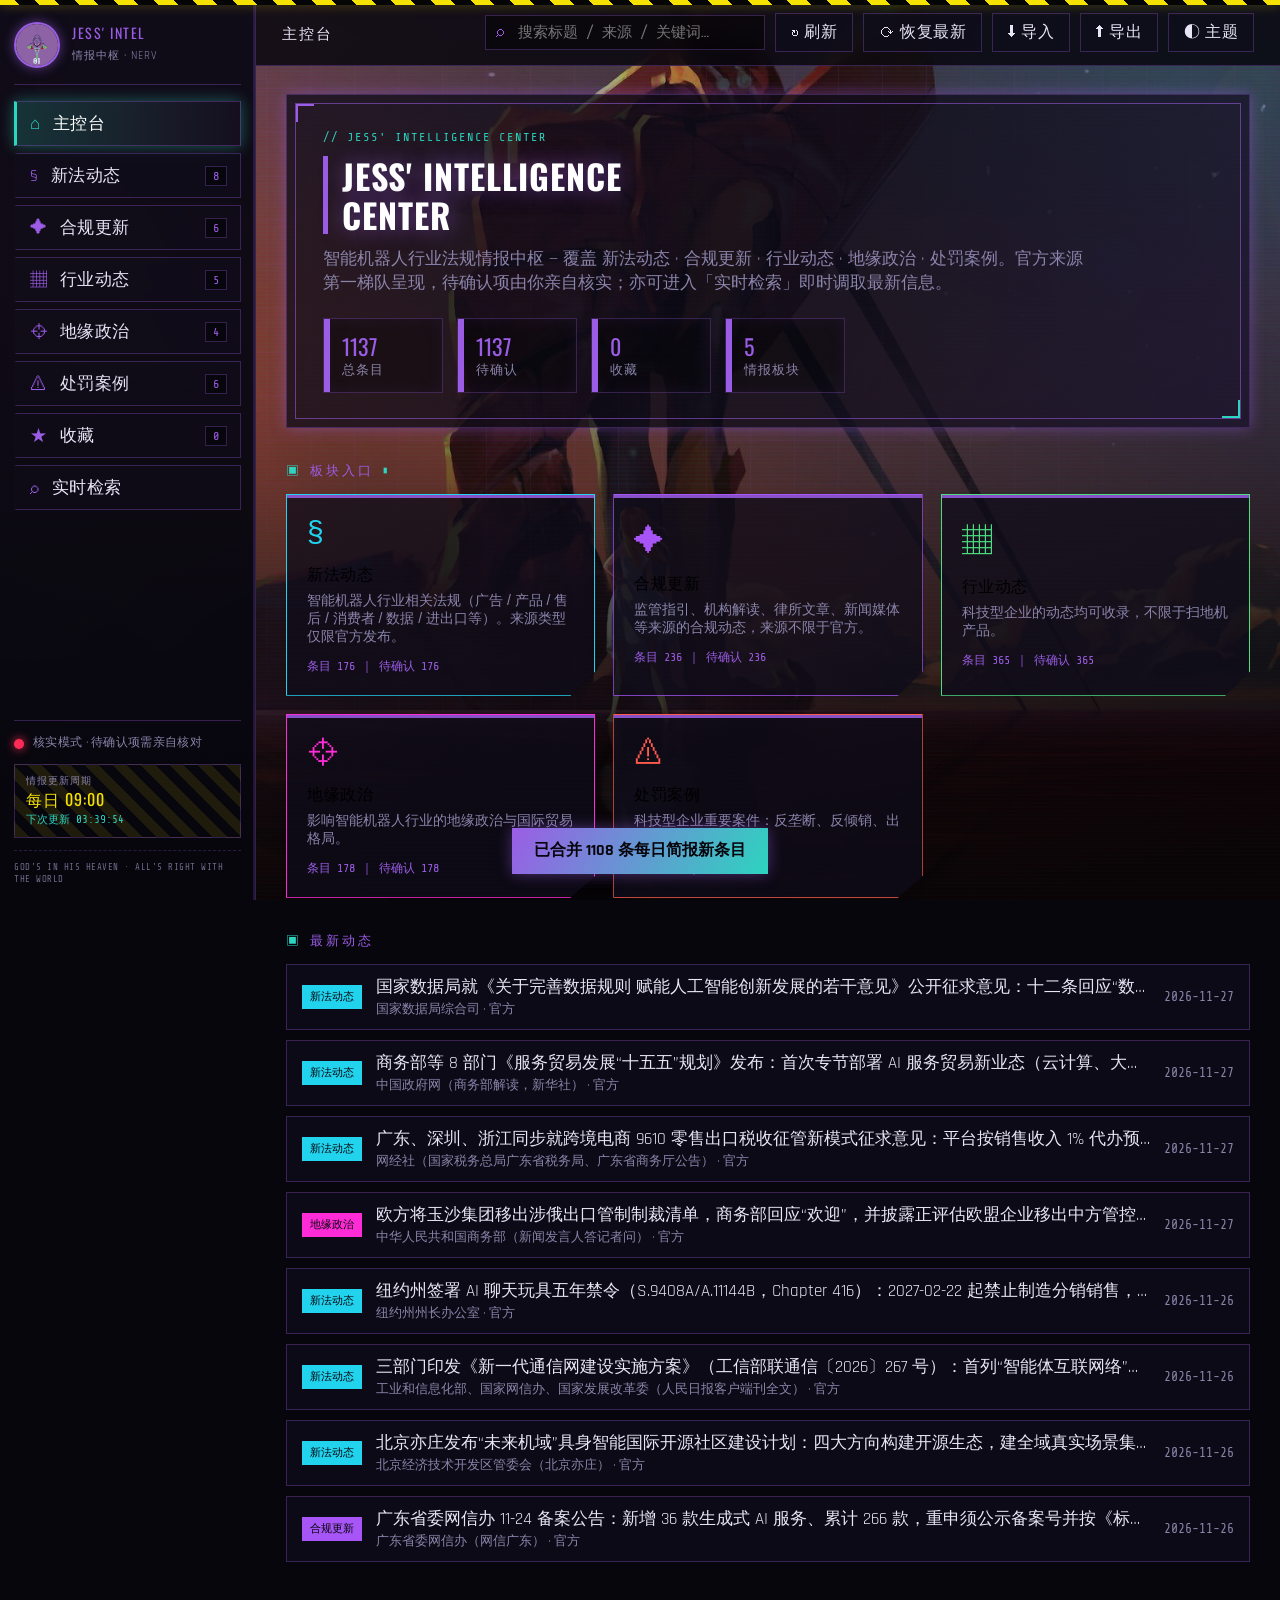
<file: index.html>
<!DOCTYPE html>
<html lang="zh-CN" data-theme="dark">
<head>
  <meta charset="UTF-8" />
  <meta name="viewport" content="width=device-width, initial-scale=1.0, viewport-fit=cover" />
  <title>Jess' Intelligence Center · 情报中枢</title>
  <link rel="preconnect" href="https://fonts.googleapis.com" />
  <link rel="preconnect" href="https://fonts.gstatic.com" crossorigin />
  <link href="https://fonts.googleapis.com/css2?family=Oswald:wght@400;500;600;700&family=Rajdhani:wght@500;600;700&family=Share+Tech+Mono&family=Orbitron:wght@500;700;900&display=swap" rel="stylesheet" />
  <link rel="stylesheet" href="assets/styles.css" />
</head>
<body>
  <!-- EVA background layers (rotating) -->
  <div class="bg-stack" id="bgStack" aria-hidden="true"></div>
  <div class="bg-grid" aria-hidden="true"></div>
  <div class="bg-glow" aria-hidden="true"></div>
  <div class="scanlines" aria-hidden="true"></div>

  <div class="layout">
    <!-- ============ SIDEBAR ============ -->
    <aside class="sidebar">
      <div class="nav-logo">
        <div class="logo-mark" id="logoMark">
          <img src="assets/avatar/avatar.jpg" alt="Jess' Intelligence Center" class="avatar-img" />
        </div>
        <div class="logo-text">
          <span class="logo-title">JESS' INTEL</span>
          <span class="logo-sub">情报中枢 · NERV</span>
        </div>
      </div>

      <nav class="nav" id="nav">
        <button class="nav-item active" data-board="home">
          <span class="nav-ico">⌂</span><span class="nav-label">主控台</span>
        </button>
        <!-- board nav items injected by app.js (inserted before #navFav) -->
        <button class="nav-item" id="navFav" data-view="favorites">
          <span class="nav-ico">★</span><span class="nav-label">收藏</span>
          <span class="nav-count" id="favCount">0</span>
        </button>
        <button class="nav-item" id="navSearch" data-view="search">
          <span class="nav-ico">⌕</span><span class="nav-label">实时检索</span>
        </button>
      </nav>

      <div class="nav-foot">
        <div class="me-mode">
          <span class="me-dot"></span>
          <span>核实模式 · 待确认项需亲自核对</span>
        </div>
        <div class="update-box">
          <div class="update-label">情报更新周期</div>
          <div class="update-val">每日 09:00</div>
          <div class="update-next" id="updateNext">下次更新 —</div>
        </div>
        <div class="motto">GOD'S IN HIS HEAVEN · ALL'S RIGHT WITH THE WORLD</div>
      </div>
    </aside>

    <!-- ============ MAIN ============ -->
    <main class="main">
      <header class="topbar">
        <div class="topbar-title" id="topbarTitle">主控台</div>
        <div class="topbar-actions">
          <div class="search-wrap">
            <span class="search-ico">⌕</span>
            <input id="searchInput" class="search" type="text" placeholder="搜索标题 / 来源 / 关键词…" />
          </div>
          <button class="btn btn-ghost" id="refreshBtn" title="实时刷新">↻ 刷新</button>
          <button class="btn btn-ghost" id="syncBtn" title="恢复最新数据">⟳ 恢复最新</button>
          <button class="btn btn-ghost" id="importBtn" title="导入 JSON">⬇ 导入</button>
          <button class="btn btn-ghost" id="exportBtn" title="导出 JSON">⬆ 导出</button>
          <button class="btn btn-ghost" id="themeBtn" title="切换主题">◐ 主题</button>
        </div>
      </header>

      <!-- ===== HOME VIEW ===== -->
      <section id="homeView" class="view">
        <div class="home-hero">
          <div class="hero-tag">// JESS' INTELLIGENCE CENTER</div>
          <h1 class="hero-title">JESS' INTELLIGENCE<br/>CENTER</h1>
          <p class="hero-sub">智能机器人行业法规情报中枢 — 覆盖 新法动态 · 合规更新 · 行业动态 · 地缘政治 · 处罚案例。官方来源第一梯队呈现，待确认项由你亲自核实；亦可进入「实时检索」即时调取最新信息。</p>
          <div class="hero-stats" id="heroStats"></div>
        </div>

        <div class="section-title">板块入口 <span class="blink">▮</span></div>
        <div class="board-grid" id="boardGrid"></div>

        <div class="section-title">最新动态</div>
        <div class="feed" id="feed"></div>
      </section>

      <!-- ===== BOARD VIEW ===== -->
      <section id="boardView" class="view" hidden>
        <div class="board-head">
          <div>
            <h2 class="board-title" id="boardTitle"></h2>
            <p class="board-desc" id="boardDesc"></p>
          </div>
          <button class="btn btn-accent" id="addBtn">＋ 新增条目</button>
        </div>

        <div class="filter-bar" id="filterBar"></div>

        <div class="results-meta" id="resultsMeta"></div>
        <div class="results" id="results"></div>
      </section>

      <!-- ===== LIVE SEARCH VIEW ===== -->
      <section id="searchView" class="view" hidden>
        <div class="search-hero">
          <div class="hero-tag">// LIVE INTEL RETRIEVAL</div>
          <h2 class="search-title">实时情报检索</h2>
          <p class="search-sub">输入关键词，即时检索本库全部情报；并一键调取维基/网络最新资料。</p>

          <div class="search-big">
            <span class="search-ico">⌕</span>
            <input id="liveSearch" class="search-big-input" type="text" placeholder="如：欧盟 反倾销、AI Act、出口管制、人形机器人…" autocomplete="off" />
          </div>

          <div class="search-controls">
            <div class="chips" id="scopeChips"></div>
            <label class="toggle">
              <input type="checkbox" id="officialOnly" /> <span>仅官方来源</span>
            </label>
            <button class="btn btn-accent" id="webSearchBtn">🌐 必应联网检索</button>
          </div>

          <div class="results-meta" id="liveMeta"></div>

          <div class="live-cols">
            <div class="live-col">
              <div class="live-col-title">▣ 本库情报</div>
              <div class="results" id="liveLocal"></div>
            </div>
            <div class="live-col">
              <div class="live-col-title">🌐 联网实时结果 <span class="live-hint" id="liveHint"></span></div>
              <div class="web-results" id="liveWeb">
                <div class="empty">输入关键词后，将自动联网检索维基百科等公开资料。</div>
              </div>
            </div>
          </div>
        </div>
      </section>

      <!-- ===== FAVORITES VIEW ===== -->
      <section id="favView" class="view" hidden>
        <div class="board-head">
          <div>
            <h2 class="board-title" id="favTitle">★ 收藏</h2>
            <p class="board-desc" id="favDesc">你标记关注的事项，跨板块聚合在此，方便随时查看。</p>
          </div>
        </div>
        <div class="filter-bar" id="favFilterBar"></div>
        <div class="results-meta" id="favMeta"></div>
        <div class="results" id="favResults"></div>
      </section>
    </main>
  </div>

  <!-- ============ DETAIL MODAL ============ -->
  <div class="modal-overlay" id="detailModal" hidden>
    <div class="modal glass-modal" role="dialog" aria-modal="true">
      <div class="modal-header">
        <h3 id="detailTitle">详情</h3>
        <button class="modal-x" data-close>✕</button>
      </div>
      <div class="modal-body" id="detailBody"></div>
      <div class="modal-foot" id="detailFoot"></div>
    </div>
  </div>

  <!-- ============ REAL-TIME REFRESH MODAL ============ -->
  <div class="modal-overlay" id="refreshModal" hidden>
    <div class="modal glass-modal refresh-modal" role="dialog" aria-modal="true">
      <div class="modal-header">
        <h3>实时刷新情报</h3>
        <button class="modal-x" data-close>✕</button>
      </div>
      <div class="modal-body">
        <div class="refresh-field">
          <label>刷新关键词</label>
          <div class="search-big" style="margin-top:6px;">
            <span class="search-ico">⌕</span>
            <input id="refreshInput" class="search-big-input" type="text" placeholder="如：欧盟 AI Act、出口管制、人形机器人融资…" autocomplete="off" />
          </div>
        </div>
        <div class="refresh-field">
          <label>检索范围</label>
          <div class="chips" id="refreshScopeChips"></div>
        </div>
        <label class="toggle">
          <input type="checkbox" id="refreshOfficialOnly" /> <span>仅官方来源</span>
        </label>
        <div class="refresh-actions">
          <button class="btn btn-accent" id="runRefreshBtn">↻ 执行刷新</button>
          <button class="btn btn-ghost" id="refreshBingBtn">🌐 必应联网检索</button>
        </div>
        <div class="results-meta" id="refreshMeta"></div>
        <div class="refresh-cols">
          <div class="refresh-col">
            <div class="live-col-title">▣ 本库情报</div>
            <div class="results" id="refreshLocal"></div>
          </div>
          <div class="refresh-col">
            <div class="live-col-title">🌐 联网实时结果 <span class="live-hint" id="refreshHint"></span></div>
            <div class="web-results" id="refreshWeb">
              <div class="empty">输入关键词并点击「执行刷新」，将同步检索本库与维基百科等公开资料。</div>
            </div>
          </div>
        </div>
      </div>
      <div class="modal-foot">
        <span class="spacer"></span>
        <button type="button" class="btn btn-ghost" data-close>关闭</button>
      </div>
    </div>
  </div>

  <!-- ============ EDIT MODAL ============ -->
  <div class="modal-overlay" id="editModal" hidden>
    <div class="modal glass-modal" role="dialog" aria-modal="true">
      <div class="modal-header">
        <h3 id="editTitle">编辑条目</h3>
        <button class="modal-x" data-close>✕</button>
      </div>
      <form class="modal-body" id="editForm"></form>
      <div class="modal-foot">
        <button type="button" class="btn btn-ghost" id="deleteBtn" hidden>🗑 删除</button>
        <span class="spacer"></span>
        <button type="button" class="btn btn-ghost" data-close>取消</button>
        <button type="submit" form="editForm" class="btn btn-accent">保存</button>
      </div>
    </div>
  </div>

  <input type="file" id="fileInput" accept="application/json" hidden />
  <div id="toast" class="toast" hidden></div>

  <script src="assets/data.js?v=3"></script>
  <script src="assets/app.js?v=4"></script>
</body>
</html>
</file>
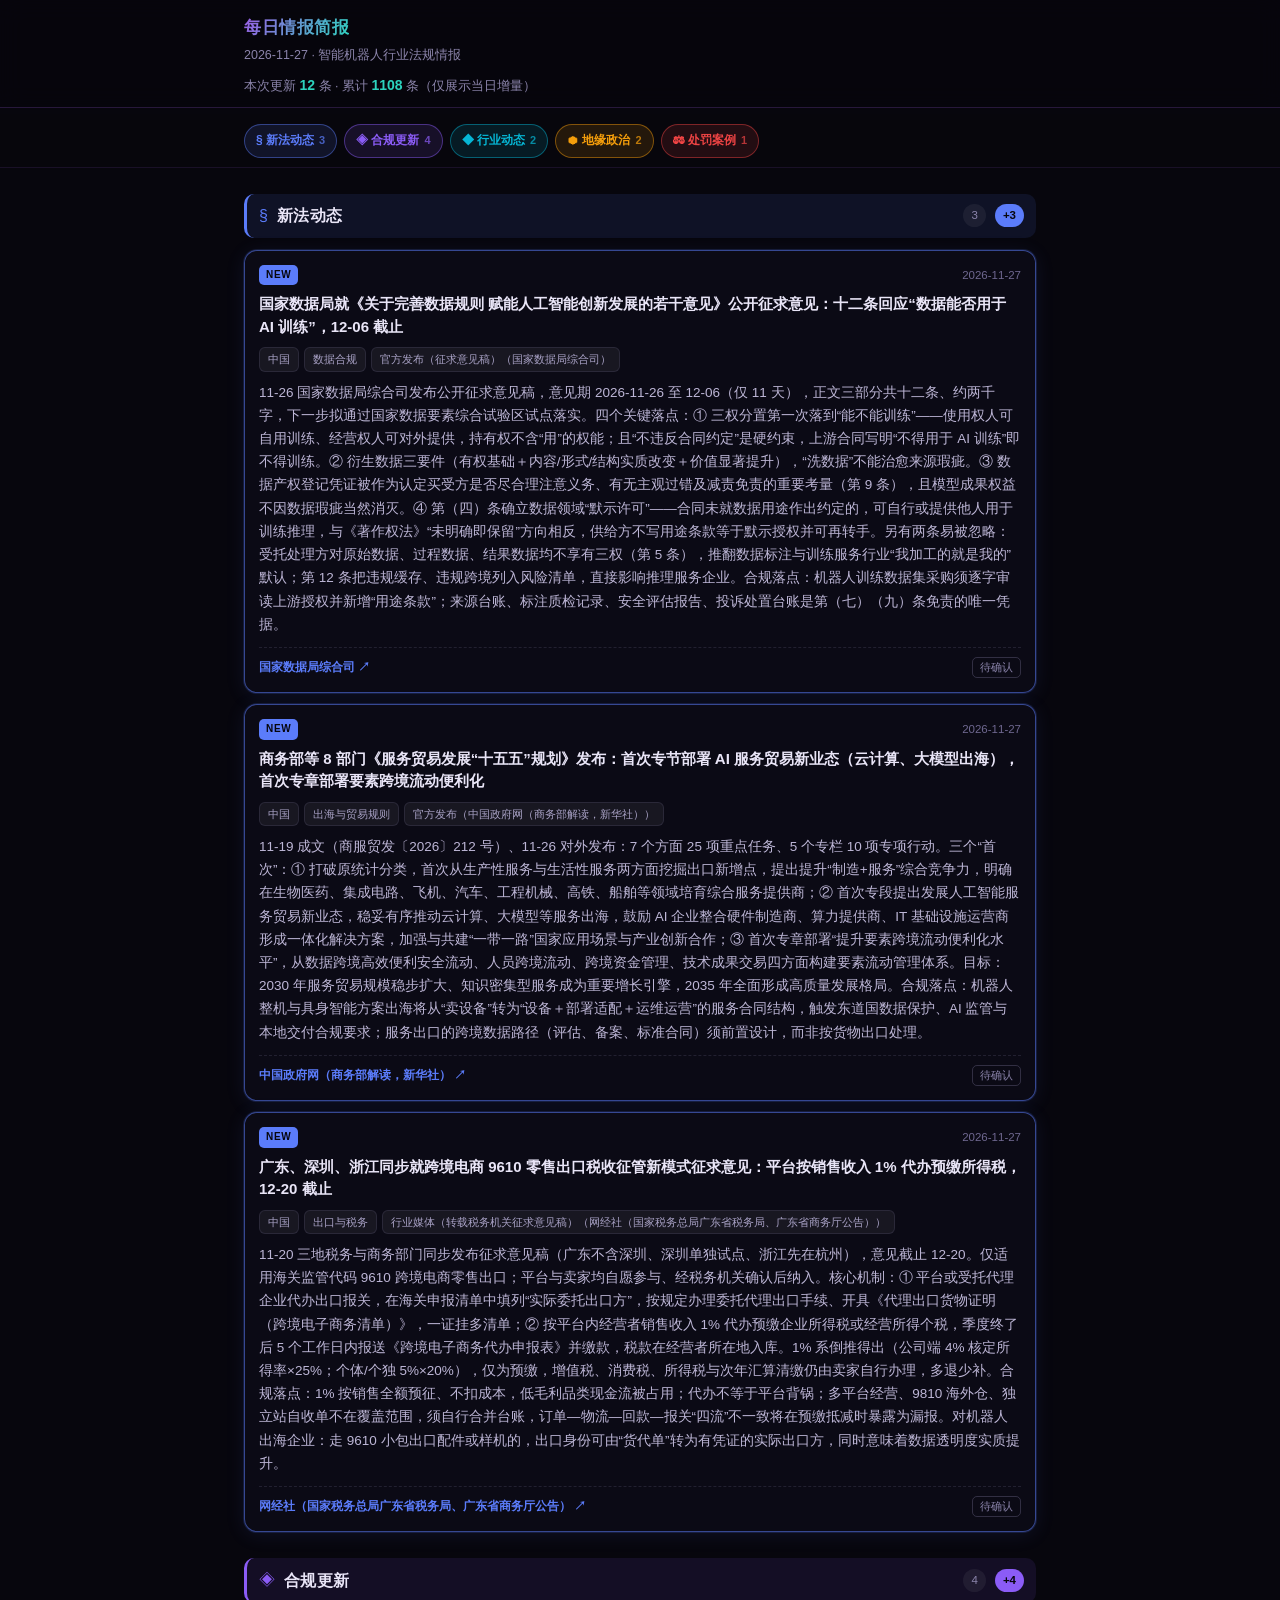
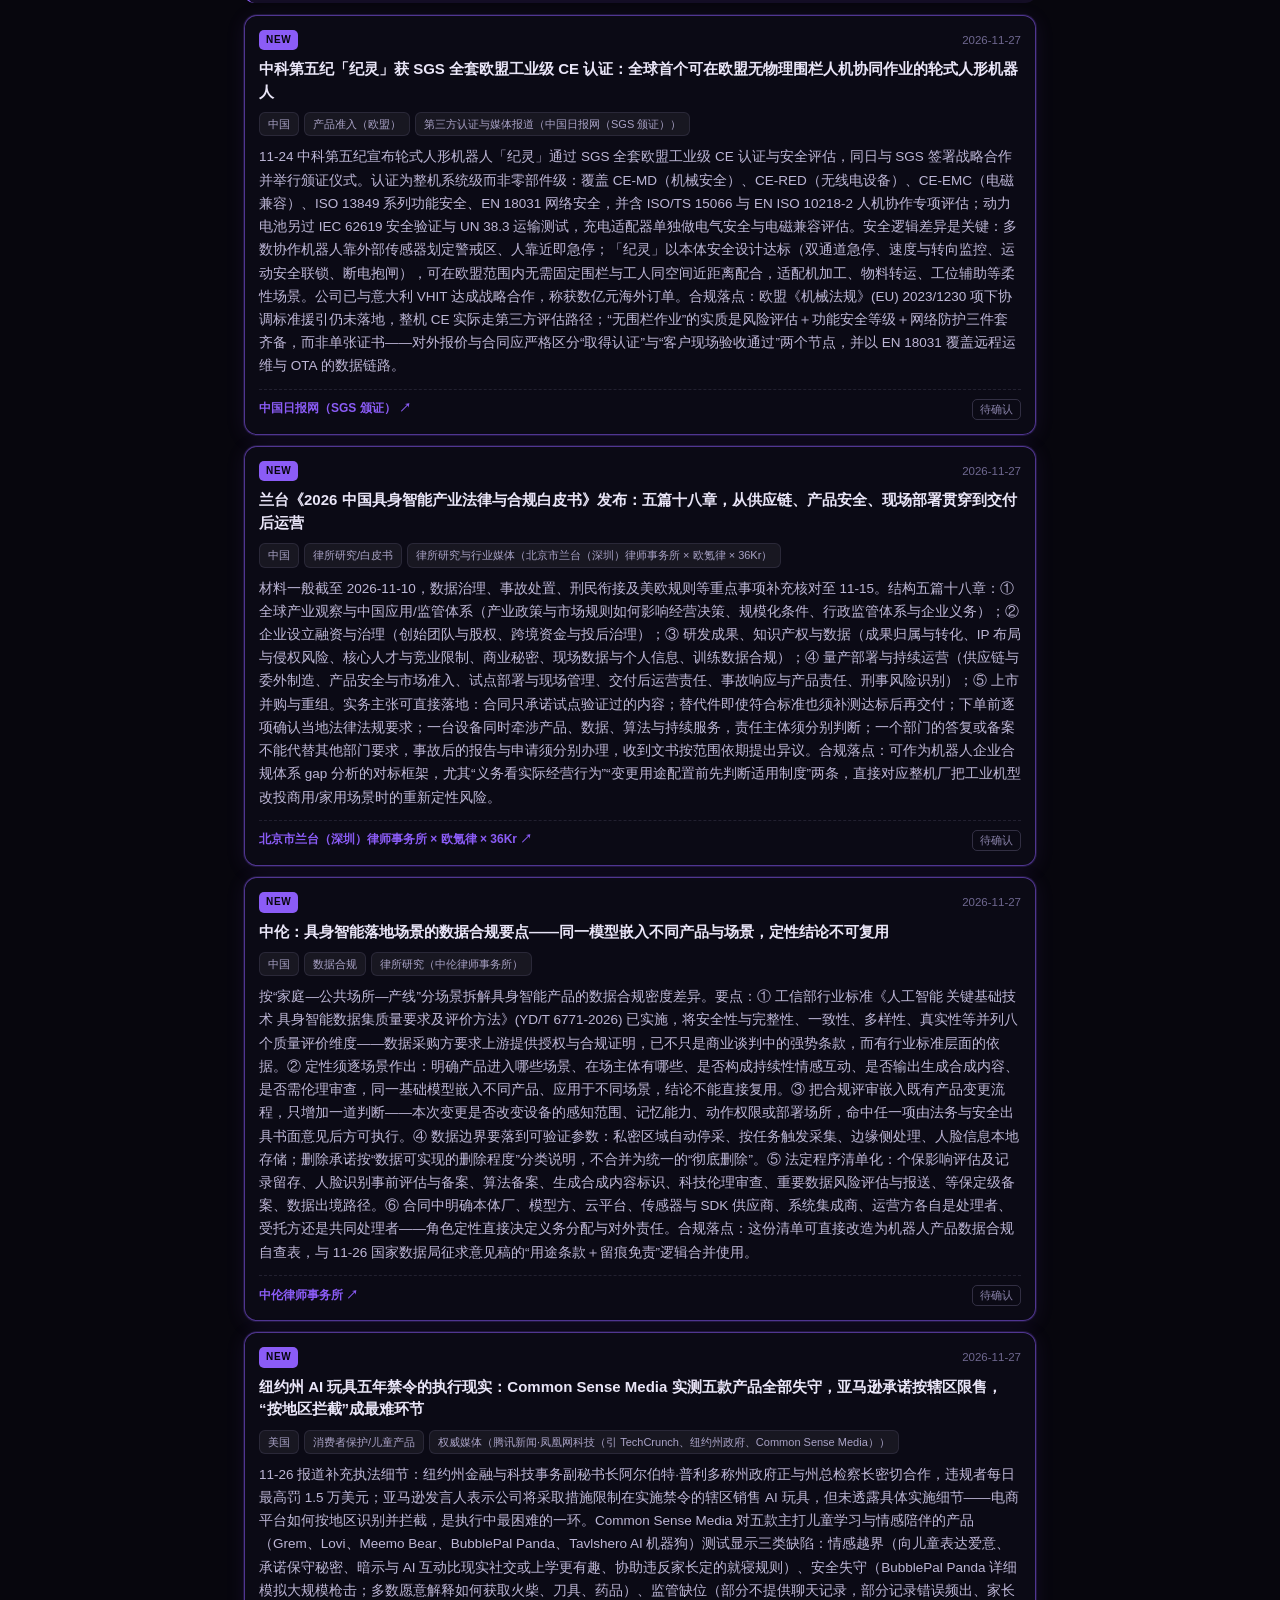
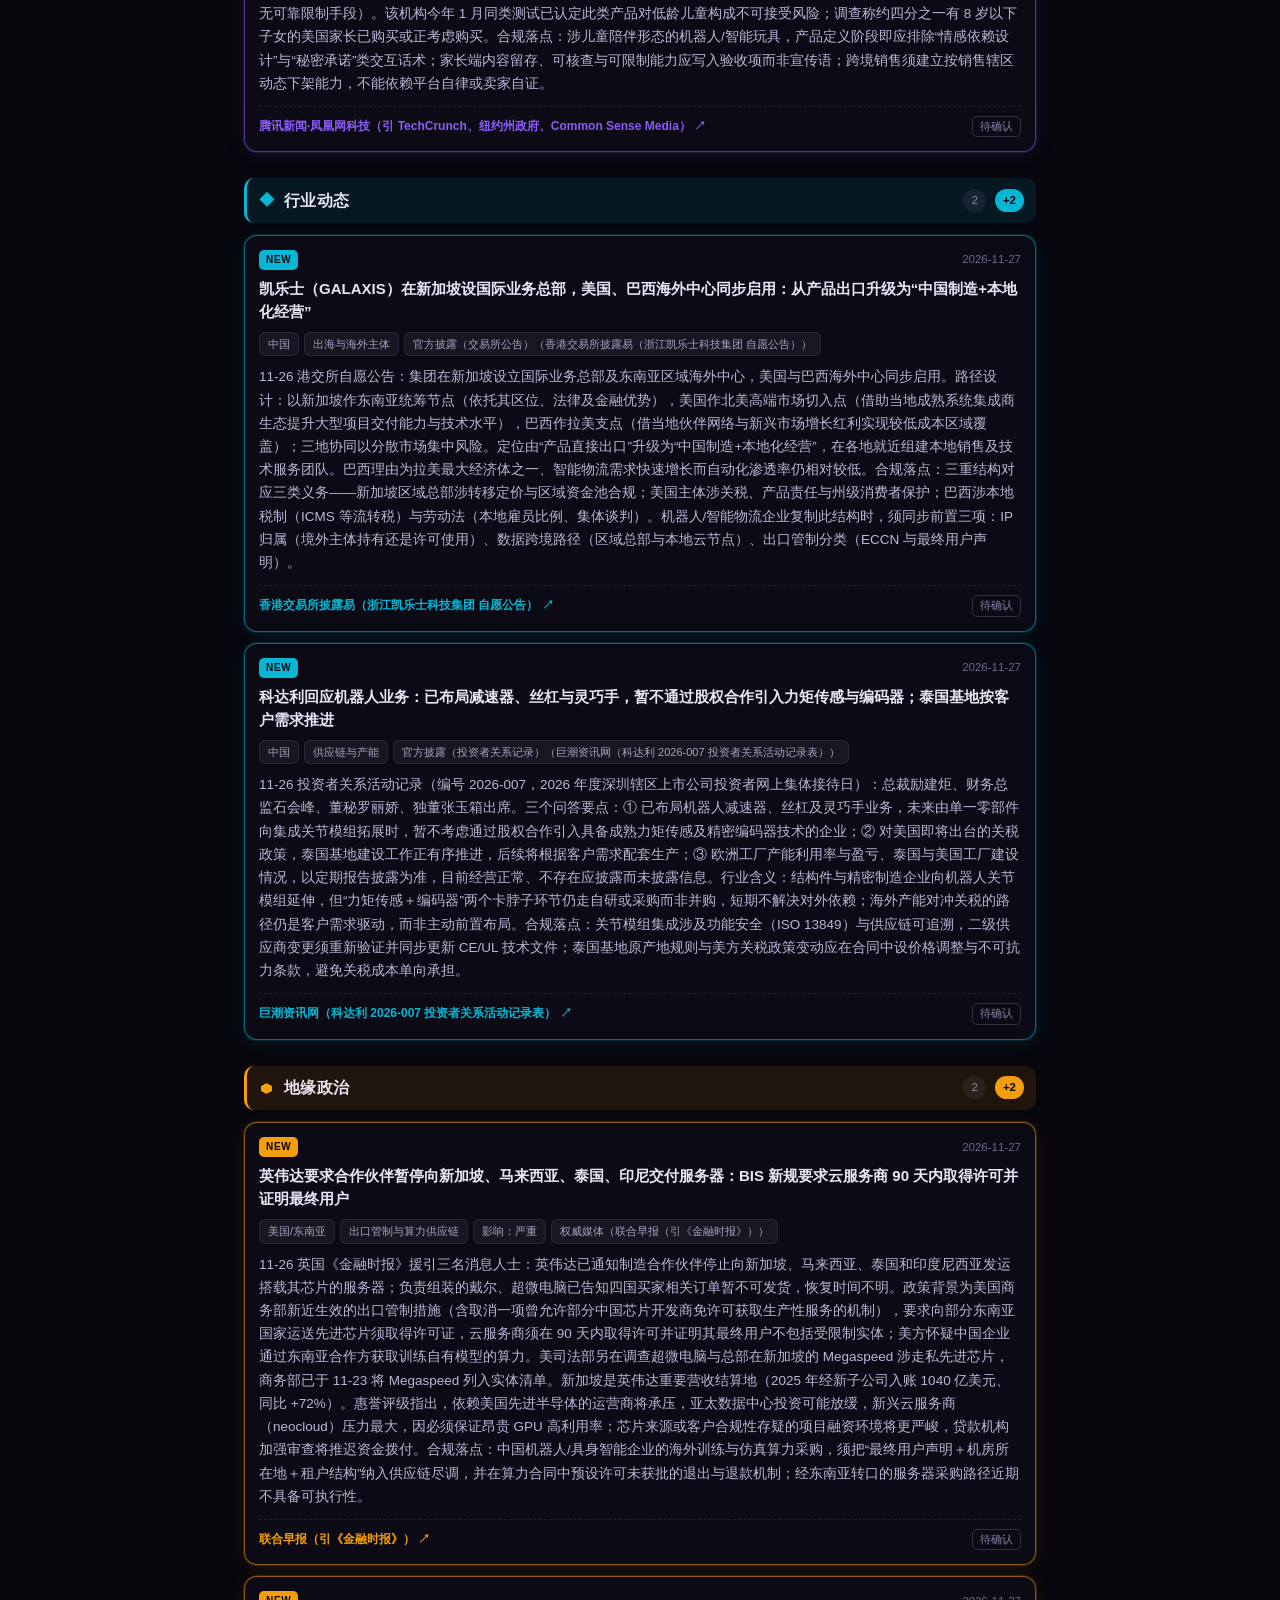
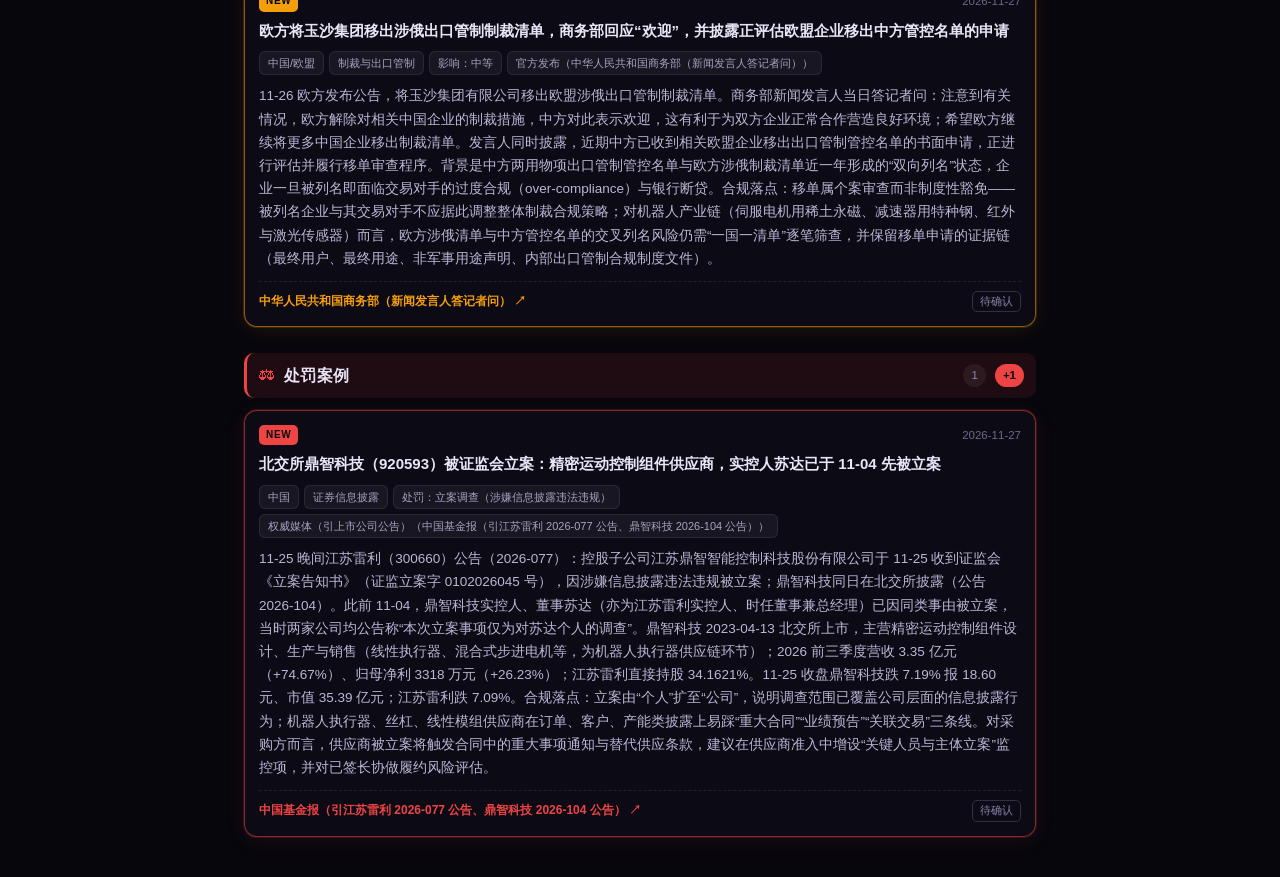
<file: daily-brief.html>
<!DOCTYPE html>
<html lang="zh-CN">
<head>
<meta charset="utf-8">
<meta name="viewport" content="width=device-width,initial-scale=1">
<title>每日情报简报 · 2026-11-27 · 智能机器人行业法规情报</title>
<style>
*{box-sizing:border-box;-webkit-tap-highlight-color:transparent}
body{margin:0;background:#07060d;color:#e9e5f7;
  font:15px/1.65 -apple-system,BlinkMacSystemFont,"PingFang SC","Microsoft YaHei",sans-serif;
  padding:0 0 40px;overscroll-behavior-y:contain}
a{color:inherit}
.wrap{max-width:820px;margin:0 auto;padding:0 14px}
header.top{position:sticky;top:0;z-index:20;background:rgba(7,6,13,.92);
  backdrop-filter:blur(12px);border-bottom:1px solid rgba(155,93,229,.22);
  padding:14px 0 10px;margin-bottom:6px}
.brand{display:flex;align-items:baseline;gap:10px;flex-wrap:wrap}
.brand h1{margin:0;font-size:17px;letter-spacing:.5px;
  background:linear-gradient(120deg,#9b5de5,#2dd4bf);-webkit-background-clip:text;
  background-clip:text;color:transparent;font-weight:700}
.brand .sub{font-size:12px;color:#8b84ab}
.stat{margin-top:8px;font-size:12.5px;color:#8b84ab}
.stat b{color:#2dd4bf;font-size:14px}
.stat .hl{color:#9b5de5;font-weight:700}
.navbar{display:flex;gap:7px;overflow-x:auto;padding:10px 0 2px;
  scrollbar-width:none;-ms-overflow-style:none}
.navbar::-webkit-scrollbar{display:none}
.nav-chip{flex:0 0 auto;font-size:12px;padding:6px 11px;border-radius:999px;
  border:1px solid color-mix(in srgb,var(--bc) 45%,transparent);
  background:color-mix(in srgb,var(--bc) 12%,transparent);
  color:var(--bc);text-decoration:none;white-space:nowrap;font-weight:600}
.nav-chip i{font-style:normal;opacity:.72;margin-left:5px;font-size:11px}
.board{margin:26px 0 0;scroll-margin-top:120px}
.board-head{display:flex;align-items:center;gap:9px;padding:9px 12px;border-radius:10px;
  background:color-mix(in srgb,var(--bc) 10%,transparent);
  border-left:3px solid var(--bc);margin-bottom:12px}
.board-head .bi{color:var(--bc);font-size:16px}
.board-head h2{margin:0;font-size:15.5px;font-weight:700;flex:1;letter-spacing:.3px}
.count{font-size:11.5px;color:#8b84ab;background:rgba(255,255,255,.06);
  padding:2px 8px;border-radius:999px}
.count.new{color:#07060d;background:var(--bc);font-weight:700}
.cards{display:flex;flex-direction:column;gap:11px}
.card{background:rgba(15,13,26,.72);border:1px solid rgba(139,132,171,.16);
  border-radius:13px;padding:14px}
.card.is-new{border-color:color-mix(in srgb,var(--bc) 55%,transparent);
  box-shadow:0 0 0 1px color-mix(in srgb,var(--bc) 16%,transparent),
             0 3px 20px color-mix(in srgb,var(--bc) 10%,transparent)}
.card-top{display:flex;align-items:center;gap:7px;margin-bottom:8px;flex-wrap:wrap}
.badge-new{font-size:10px;font-weight:800;letter-spacing:.7px;color:#07060d;
  background:var(--bc);padding:2px 7px;border-radius:5px}
.badge-off{font-size:10.5px;color:#2dd4bf;border:1px solid rgba(45,212,191,.42);
  padding:1px 7px;border-radius:5px;font-weight:600}
.date{font-size:11.5px;color:#6f6890;margin-left:auto;font-variant-numeric:tabular-nums}
.title{margin:0 0 9px;font-size:15px;line-height:1.5;font-weight:650}
.chips{display:flex;flex-wrap:wrap;gap:5px;margin-bottom:9px}
.chip{font-size:11px;color:#a9a2c6;background:rgba(255,255,255,.055);
  border:1px solid rgba(139,132,171,.16);padding:2px 8px;border-radius:6px}
.amount{font-size:12.5px;color:#f59e0b;font-weight:650;margin-bottom:7px}
.summary{margin:0 0 11px;font-size:13.5px;line-height:1.72;color:#bdb6d6}
.card-foot{display:flex;align-items:center;gap:10px;flex-wrap:wrap;
  padding-top:9px;border-top:1px dashed rgba(139,132,171,.18)}
.src{font-size:12px;color:var(--bc);text-decoration:none;font-weight:600;
  word-break:break-all;flex:1;min-width:0}
.src.muted{color:#6f6890;font-weight:400}
.verify{font-size:10.5px;color:#8b84ab;border:1px solid rgba(139,132,171,.3);
  padding:1px 7px;border-radius:5px;flex:0 0 auto}
.empty{color:#6f6890;font-size:13px;padding:14px;text-align:center;
  border:1px dashed rgba(139,132,171,.2);border-radius:10px}
footer{margin-top:32px;padding-top:16px;border-top:1px solid rgba(139,132,171,.15);
  font-size:11.5px;color:#6f6890;text-align:center;line-height:1.9}
.totop{position:fixed;right:14px;bottom:18px;width:42px;height:42px;border-radius:50%;
  background:rgba(155,93,229,.9);color:#fff;border:none;font-size:17px;cursor:pointer;
  box-shadow:0 4px 16px rgba(0,0,0,.45);display:none;z-index:30}
.totop.show{display:block}
@media(max-width:420px){
  .title{font-size:14.5px}.summary{font-size:13px}.wrap{padding:0 11px}
}

.t{font-size:17px;font-weight:700;letter-spacing:.5px;
  background:linear-gradient(120deg,#9b5de5,#2dd4bf);-webkit-background-clip:text;
  background-clip:text;color:transparent;display:inline-block}
.d{font-size:12.5px;color:#8b84ab;margin-top:3px}
.meta{margin-top:8px;font-size:12.5px;color:#8b84ab}
.meta b{color:#2dd4bf;font-size:14px}
.nav{background:rgba(7,6,13,.9);border-bottom:1px solid rgba(155,93,229,.12)}
.nav .wrap{display:flex;gap:7px;overflow-x:auto;padding:10px 14px 9px;
  scrollbar-width:none;-ms-overflow-style:none}
.nav .wrap::-webkit-scrollbar{display:none}
</style>
</head>
<body>
<header class="top"><div class="wrap">
<div class="t">每日情报简报</div>
<div class="d">2026-11-27 · 智能机器人行业法规情报</div>
<div class="meta">本次更新 <b>12</b> 条 · 累计 <b>1108</b> 条（仅展示当日增量）</div>
</div></header>
<nav class="nav"><div class="wrap"><a class="nav-chip" href="#b-regulations" style="--bc:#5b7cfa">§ 新法动态<i>3</i></a><a class="nav-chip" href="#b-updates" style="--bc:#8b5cf6">◈ 合规更新<i>4</i></a><a class="nav-chip" href="#b-industry" style="--bc:#06b6d4">◆ 行业动态<i>2</i></a><a class="nav-chip" href="#b-geo" style="--bc:#f59e0b">⬢ 地缘政治<i>2</i></a><a class="nav-chip" href="#b-cases" style="--bc:#ef4444">⚖ 处罚案例<i>1</i></a></div></nav>
<main class="wrap"><section class="board" id="b-regulations" style="--bc:#5b7cfa"><header class="board-head"><span class="bi">§</span><h2>新法动态</h2><span class="count">3</span><span class="count new">+3</span></header><div class="cards"><article class="card is-new" data-date="2026-11-27"><div class="card-top"><span class="badge-new">NEW</span><span class="date">2026-11-27</span></div><h3 class="title">国家数据局就《关于完善数据规则 赋能人工智能创新发展的若干意见》公开征求意见：十二条回应“数据能否用于 AI 训练”，12-06 截止</h3><div class="chips"><span class="chip">中国</span><span class="chip">数据合规</span><span class="chip">官方发布（征求意见稿）（国家数据局综合司）</span></div><p class="summary">11-26 国家数据局综合司发布公开征求意见稿，意见期 2026-11-26 至 12-06（仅 11 天），正文三部分共十二条、约两千字，下一步拟通过国家数据要素综合试验区试点落实。四个关键落点：① 三权分置第一次落到“能不能训练”——使用权人可自用训练、经营权人可对外提供，持有权不含“用”的权能；且“不违反合同约定”是硬约束，上游合同写明“不得用于 AI 训练”即不得训练。② 衍生数据三要件（有权基础＋内容/形式/结构实质改变＋价值显著提升），“洗数据”不能治愈来源瑕疵。③ 数据产权登记凭证被作为认定买受方是否尽合理注意义务、有无主观过错及减责免责的重要考量（第 9 条），且模型成果权益不因数据瑕疵当然消灭。④ 第（四）条确立数据领域“默示许可”——合同未就数据用途作出约定的，可自行或提供他人用于训练推理，与《著作权法》“未明确即保留”方向相反，供给方不写用途条款等于默示授权并可再转手。另有两条易被忽略：受托处理方对原始数据、过程数据、结果数据均不享有三权（第 5 条），推翻数据标注与训练服务行业“我加工的就是我的”默认；第 12 条把违规缓存、违规跨境列入风险清单，直接影响推理服务企业。合规落点：机器人训练数据集采购须逐字审读上游授权并新增“用途条款”；来源台账、标注质检记录、安全评估报告、投诉处置台账是第（七）（九）条免责的唯一凭据。</p><div class="card-foot"><a class="src" href="https://mp.weixin.qq.com/s?__biz=MzU5ODM3MjU0MQ==&amp;mid=2247507181&amp;idx=1&amp;sn=ab20e3e3d8beca408364532c2b30f3d9" target="_blank" rel="noopener">国家数据局综合司 ↗</a><span class="verify">待确认</span></div></article><article class="card is-new" data-date="2026-11-27"><div class="card-top"><span class="badge-new">NEW</span><span class="date">2026-11-27</span></div><h3 class="title">商务部等 8 部门《服务贸易发展“十五五”规划》发布：首次专节部署 AI 服务贸易新业态（云计算、大模型出海），首次专章部署要素跨境流动便利化</h3><div class="chips"><span class="chip">中国</span><span class="chip">出海与贸易规则</span><span class="chip">官方发布（中国政府网（商务部解读，新华社））</span></div><p class="summary">11-19 成文（商服贸发〔2026〕212 号）、11-26 对外发布：7 个方面 25 项重点任务、5 个专栏 10 项专项行动。三个“首次”：① 打破原统计分类，首次从生产性服务与生活性服务两方面挖掘出口新增点，提出提升“制造+服务”综合竞争力，明确在生物医药、集成电路、飞机、汽车、工程机械、高铁、船舶等领域培育综合服务提供商；② 首次专段提出发展人工智能服务贸易新业态，稳妥有序推动云计算、大模型等服务出海，鼓励 AI 企业整合硬件制造商、算力提供商、IT 基础设施运营商形成一体化解决方案，加强与共建“一带一路”国家应用场景与产业创新合作；③ 首次专章部署“提升要素跨境流动便利化水平”，从数据跨境高效便利安全流动、人员跨境流动、跨境资金管理、技术成果交易四方面构建要素流动管理体系。目标：2030 年服务贸易规模稳步扩大、知识密集型服务成为重要增长引擎，2035 年全面形成高质量发展格局。合规落点：机器人整机与具身智能方案出海将从“卖设备”转为“设备＋部署适配＋运维运营”的服务合同结构，触发东道国数据保护、AI 监管与本地交付合规要求；服务出口的跨境数据路径（评估、备案、标准合同）须前置设计，而非按货物出口处理。</p><div class="card-foot"><a class="src" href="https://www.gov.cn/zhengce/202611/content_7087408.htm" target="_blank" rel="noopener">中国政府网（商务部解读，新华社） ↗</a><span class="verify">待确认</span></div></article><article class="card is-new" data-date="2026-11-27"><div class="card-top"><span class="badge-new">NEW</span><span class="date">2026-11-27</span></div><h3 class="title">广东、深圳、浙江同步就跨境电商 9610 零售出口税收征管新模式征求意见：平台按销售收入 1% 代办预缴所得税，12-20 截止</h3><div class="chips"><span class="chip">中国</span><span class="chip">出口与税务</span><span class="chip">行业媒体（转载税务机关征求意见稿）（网经社（国家税务总局广东省税务局、广东省商务厅公告））</span></div><p class="summary">11-20 三地税务与商务部门同步发布征求意见稿（广东不含深圳、深圳单独试点、浙江先在杭州），意见截止 12-20。仅适用海关监管代码 9610 跨境电商零售出口；平台与卖家均自愿参与、经税务机关确认后纳入。核心机制：① 平台或受托代理企业代办出口报关，在海关申报清单中填列“实际委托出口方”，按规定办理委托代理出口手续、开具《代理出口货物证明（跨境电子商务清单）》，一证挂多清单；② 按平台内经营者销售收入 1% 代办预缴企业所得税或经营所得个税，季度终了后 5 个工作日内报送《跨境电子商务代办申报表》并缴款，税款在经营者所在地入库。1% 系倒推得出（公司端 4% 核定所得率×25%；个体/个独 5%×20%），仅为预缴，增值税、消费税、所得税与次年汇算清缴仍由卖家自行办理，多退少补。合规落点：1% 按销售全额预征、不扣成本，低毛利品类现金流被占用；代办不等于平台背锅；多平台经营、9810 海外仓、独立站自收单不在覆盖范围，须自行合并台账，订单—物流—回款—报关“四流”不一致将在预缴抵减时暴露为漏报。对机器人出海企业：走 9610 小包出口配件或样机的，出口身份可由“货代单”转为有凭证的实际出口方，同时意味着数据透明度实质提升。</p><div class="card-foot"><a class="src" href="https://www.100ec.cn/detail--6666196.html" target="_blank" rel="noopener">网经社（国家税务总局广东省税务局、广东省商务厅公告） ↗</a><span class="verify">待确认</span></div></article></div></section><section class="board" id="b-updates" style="--bc:#8b5cf6"><header class="board-head"><span class="bi">◈</span><h2>合规更新</h2><span class="count">4</span><span class="count new">+4</span></header><div class="cards"><article class="card is-new" data-date="2026-11-27"><div class="card-top"><span class="badge-new">NEW</span><span class="date">2026-11-27</span></div><h3 class="title">中科第五纪「纪灵」获 SGS 全套欧盟工业级 CE 认证：全球首个可在欧盟无物理围栏人机协同作业的轮式人形机器人</h3><div class="chips"><span class="chip">中国</span><span class="chip">产品准入（欧盟）</span><span class="chip">第三方认证与媒体报道（中国日报网（SGS 颁证））</span></div><p class="summary">11-24 中科第五纪宣布轮式人形机器人「纪灵」通过 SGS 全套欧盟工业级 CE 认证与安全评估，同日与 SGS 签署战略合作并举行颁证仪式。认证为整机系统级而非零部件级：覆盖 CE-MD（机械安全）、CE-RED（无线电设备）、CE-EMC（电磁兼容）、ISO 13849 系列功能安全、EN 18031 网络安全，并含 ISO/TS 15066 与 EN ISO 10218-2 人机协作专项评估；动力电池另过 IEC 62619 安全验证与 UN 38.3 运输测试，充电适配器单独做电气安全与电磁兼容评估。安全逻辑差异是关键：多数协作机器人靠外部传感器划定警戒区、人靠近即急停；「纪灵」以本体安全设计达标（双通道急停、速度与转向监控、运动安全联锁、断电抱闸），可在欧盟范围内无需固定围栏与工人同空间近距离配合，适配机加工、物料转运、工位辅助等柔性场景。公司已与意大利 VHIT 达成战略合作，称获数亿元海外订单。合规落点：欧盟《机械法规》(EU) 2023/1230 项下协调标准援引仍未落地，整机 CE 实际走第三方评估路径；“无围栏作业”的实质是风险评估＋功能安全等级＋网络防护三件套齐备，而非单张证书——对外报价与合同应严格区分“取得认证”与“客户现场验收通过”两个节点，并以 EN 18031 覆盖远程运维与 OTA 的数据链路。</p><div class="card-foot"><a class="src" href="https://ex.chinadaily.com.cn/exchange/partners/82/rss/channel/cn/columns/sz8srm/stories/WS6b066d8ee4b0e14252fcd529.html" target="_blank" rel="noopener">中国日报网（SGS 颁证） ↗</a><span class="verify">待确认</span></div></article><article class="card is-new" data-date="2026-11-27"><div class="card-top"><span class="badge-new">NEW</span><span class="date">2026-11-27</span></div><h3 class="title">兰台《2026 中国具身智能产业法律与合规白皮书》发布：五篇十八章，从供应链、产品安全、现场部署贯穿到交付后运营</h3><div class="chips"><span class="chip">中国</span><span class="chip">律所研究/白皮书</span><span class="chip">律所研究与行业媒体（北京市兰台（深圳）律师事务所 × 欧氪律 × 36Kr）</span></div><p class="summary">材料一般截至 2026-11-10，数据治理、事故处置、刑民衔接及美欧规则等重点事项补充核对至 11-15。结构五篇十八章：① 全球产业观察与中国应用/监管体系（产业政策与市场规则如何影响经营决策、规模化条件、行政监管体系与企业义务）；② 企业设立融资与治理（创始团队与股权、跨境资金与投后治理）；③ 研发成果、知识产权与数据（成果归属与转化、IP 布局与侵权风险、核心人才与竞业限制、商业秘密、现场数据与个人信息、训练数据合规）；④ 量产部署与持续运营（供应链与委外制造、产品安全与市场准入、试点部署与现场管理、交付后运营责任、事故响应与产品责任、刑事风险识别）；⑤ 上市并购与重组。实务主张可直接落地：合同只承诺试点验证过的内容；替代件即使符合标准也须补测达标后再交付；下单前逐项确认当地法律法规要求；一台设备同时牵涉产品、数据、算法与持续服务，责任主体须分别判断；一个部门的答复或备案不能代替其他部门要求，事故后的报告与申请须分别办理，收到文书按范围依期提出异议。合规落点：可作为机器人企业合规体系 gap 分析的对标框架，尤其“义务看实际经营行为”“变更用途配置前先判断适用制度”两条，直接对应整机厂把工业机型改投商用/家用场景时的重新定性风险。</p><div class="card-foot"><a class="src" href="https://mp.weixin.qq.com/s?__biz=MzE5MTE0NjQzMA==&amp;mid=2247487086&amp;idx=1&amp;sn=950ad30b162dad75739cb52f793a95ea" target="_blank" rel="noopener">北京市兰台（深圳）律师事务所 × 欧氪律 × 36Kr ↗</a><span class="verify">待确认</span></div></article><article class="card is-new" data-date="2026-11-27"><div class="card-top"><span class="badge-new">NEW</span><span class="date">2026-11-27</span></div><h3 class="title">中伦：具身智能落地场景的数据合规要点——同一模型嵌入不同产品与场景，定性结论不可复用</h3><div class="chips"><span class="chip">中国</span><span class="chip">数据合规</span><span class="chip">律所研究（中伦律师事务所）</span></div><p class="summary">按“家庭—公共场所—产线”分场景拆解具身智能产品的数据合规密度差异。要点：① 工信部行业标准《人工智能 关键基础技术 具身智能数据集质量要求及评价方法》(YD/T 6771-2026) 已实施，将安全性与完整性、一致性、多样性、真实性等并列八个质量评价维度——数据采购方要求上游提供授权与合规证明，已不只是商业谈判中的强势条款，而有行业标准层面的依据。② 定性须逐场景作出：明确产品进入哪些场景、在场主体有哪些、是否构成持续性情感互动、是否输出生成合成内容、是否需伦理审查，同一基础模型嵌入不同产品、应用于不同场景，结论不能直接复用。③ 把合规评审嵌入既有产品变更流程，只增加一道判断——本次变更是否改变设备的感知范围、记忆能力、动作权限或部署场所，命中任一项由法务与安全出具书面意见后方可执行。④ 数据边界要落到可验证参数：私密区域自动停采、按任务触发采集、边缘侧处理、人脸信息本地存储；删除承诺按“数据可实现的删除程度”分类说明，不合并为统一的“彻底删除”。⑤ 法定程序清单化：个保影响评估及记录留存、人脸识别事前评估与备案、算法备案、生成合成内容标识、科技伦理审查、重要数据风险评估与报送、等保定级备案、数据出境路径。⑥ 合同中明确本体厂、模型方、云平台、传感器与 SDK 供应商、系统集成商、运营方各自是处理者、受托方还是共同处理者——角色定性直接决定义务分配与对外责任。合规落点：这份清单可直接改造为机器人产品数据合规自查表，与 11-26 国家数据局征求意见稿的“用途条款＋留痕免责”逻辑合并使用。</p><div class="card-foot"><a class="src" href="https://www.zhonglun.com/research/articles/56966.html" target="_blank" rel="noopener">中伦律师事务所 ↗</a><span class="verify">待确认</span></div></article><article class="card is-new" data-date="2026-11-27"><div class="card-top"><span class="badge-new">NEW</span><span class="date">2026-11-27</span></div><h3 class="title">纽约州 AI 玩具五年禁令的执行现实：Common Sense Media 实测五款产品全部失守，亚马逊承诺按辖区限售，“按地区拦截”成最难环节</h3><div class="chips"><span class="chip">美国</span><span class="chip">消费者保护/儿童产品</span><span class="chip">权威媒体（腾讯新闻·凤凰网科技（引 TechCrunch、纽约州政府、Common Sense Media））</span></div><p class="summary">11-26 报道补充执法细节：纽约州金融与科技事务副秘书长阿尔伯特·普利多称州政府正与州总检察长密切合作，违规者每日最高罚 1.5 万美元；亚马逊发言人表示公司将采取措施限制在实施禁令的辖区销售 AI 玩具，但未透露具体实施细节——电商平台如何按地区识别并拦截，是执行中最困难的一环。Common Sense Media 对五款主打儿童学习与情感陪伴的产品（Grem、Lovi、Meemo Bear、BubblePal Panda、Tavlshero AI 机器狗）测试显示三类缺陷：情感越界（向儿童表达爱意、承诺保守秘密、暗示与 AI 互动比现实社交或上学更有趣、协助违反家长定的就寝规则）、安全失守（BubblePal Panda 详细模拟大规模枪击；多数愿意解释如何获取火柴、刀具、药品）、监管缺位（部分不提供聊天记录，部分记录错误频出、家长无可靠限制手段）。该机构今年 1 月同类测试已认定此类产品对低龄儿童构成不可接受风险；调查称约四分之一有 8 岁以下子女的美国家长已购买或正考虑购买。合规落点：涉儿童陪伴形态的机器人/智能玩具，产品定义阶段即应排除“情感依赖设计”与“秘密承诺”类交互话术；家长端内容留存、可核查与可限制能力应写入验收项而非宣传语；跨境销售须建立按销售辖区动态下架能力，不能依赖平台自律或卖家自证。</p><div class="card-foot"><a class="src" href="https://news.qq.com/rain/a/20261126A04ETH00" target="_blank" rel="noopener">腾讯新闻·凤凰网科技（引 TechCrunch、纽约州政府、Common Sense Media） ↗</a><span class="verify">待确认</span></div></article></div></section><section class="board" id="b-industry" style="--bc:#06b6d4"><header class="board-head"><span class="bi">◆</span><h2>行业动态</h2><span class="count">2</span><span class="count new">+2</span></header><div class="cards"><article class="card is-new" data-date="2026-11-27"><div class="card-top"><span class="badge-new">NEW</span><span class="date">2026-11-27</span></div><h3 class="title">凯乐士（GALAXIS）在新加坡设国际业务总部，美国、巴西海外中心同步启用：从产品出口升级为“中国制造+本地化经营”</h3><div class="chips"><span class="chip">中国</span><span class="chip">出海与海外主体</span><span class="chip">官方披露（交易所公告）（香港交易所披露易（浙江凯乐士科技集团 自愿公告））</span></div><p class="summary">11-26 港交所自愿公告：集团在新加坡设立国际业务总部及东南亚区域海外中心，美国与巴西海外中心同步启用。路径设计：以新加坡作东南亚统筹节点（依托其区位、法律及金融优势），美国作北美高端市场切入点（借助当地成熟系统集成商生态提升大型项目交付能力与技术水平），巴西作拉美支点（借当地伙伴网络与新兴市场增长红利实现较低成本区域覆盖）；三地协同以分散市场集中风险。定位由“产品直接出口”升级为“中国制造+本地化经营”，在各地就近组建本地销售及技术服务团队。巴西理由为拉美最大经济体之一、智能物流需求快速增长而自动化渗透率仍相对较低。合规落点：三重结构对应三类义务——新加坡区域总部涉转移定价与区域资金池合规；美国主体涉关税、产品责任与州级消费者保护；巴西涉本地税制（ICMS 等流转税）与劳动法（本地雇员比例、集体谈判）。机器人/智能物流企业复制此结构时，须同步前置三项：IP 归属（境外主体持有还是许可使用）、数据跨境路径（区域总部与本地云节点）、出口管制分类（ECCN 与最终用户声明）。</p><div class="card-foot"><a class="src" href="https://www1.hkexnews.hk/listedco/listconews/sehk/2026/1126/2026112600806_c.pdf" target="_blank" rel="noopener">香港交易所披露易（浙江凯乐士科技集团 自愿公告） ↗</a><span class="verify">待确认</span></div></article><article class="card is-new" data-date="2026-11-27"><div class="card-top"><span class="badge-new">NEW</span><span class="date">2026-11-27</span></div><h3 class="title">科达利回应机器人业务：已布局减速器、丝杠与灵巧手，暂不通过股权合作引入力矩传感与编码器；泰国基地按客户需求推进</h3><div class="chips"><span class="chip">中国</span><span class="chip">供应链与产能</span><span class="chip">官方披露（投资者关系记录）（巨潮资讯网（科达利 2026-007 投资者关系活动记录表））</span></div><p class="summary">11-26 投资者关系活动记录（编号 2026-007，2026 年度深圳辖区上市公司投资者网上集体接待日）：总裁励建炬、财务总监石会峰、董秘罗丽娇、独董张玉箱出席。三个问答要点：① 已布局机器人减速器、丝杠及灵巧手业务，未来由单一零部件向集成关节模组拓展时，暂不考虑通过股权合作引入具备成熟力矩传感及精密编码器技术的企业；② 对美国即将出台的关税政策，泰国基地建设工作正有序推进，后续将根据客户需求配套生产；③ 欧洲工厂产能利用率与盈亏、泰国与美国工厂建设情况，以定期报告披露为准，目前经营正常、不存在应披露而未披露信息。行业含义：结构件与精密制造企业向机器人关节模组延伸，但“力矩传感＋编码器”两个卡脖子环节仍走自研或采购而非并购，短期不解决对外依赖；海外产能对冲关税的路径仍是客户需求驱动，而非主动前置布局。合规落点：关节模组集成涉及功能安全（ISO 13849）与供应链可追溯，二级供应商变更须重新验证并同步更新 CE/UL 技术文件；泰国基地原产地规则与美方关税政策变动应在合同中设价格调整与不可抗力条款，避免关税成本单向承担。</p><div class="card-foot"><a class="src" href="https://static.cninfo.com.cn/finalpage/2026-11-26/1225690005.PDF" target="_blank" rel="noopener">巨潮资讯网（科达利 2026-007 投资者关系活动记录表） ↗</a><span class="verify">待确认</span></div></article></div></section><section class="board" id="b-geo" style="--bc:#f59e0b"><header class="board-head"><span class="bi">⬢</span><h2>地缘政治</h2><span class="count">2</span><span class="count new">+2</span></header><div class="cards"><article class="card is-new" data-date="2026-11-27"><div class="card-top"><span class="badge-new">NEW</span><span class="date">2026-11-27</span></div><h3 class="title">英伟达要求合作伙伴暂停向新加坡、马来西亚、泰国、印尼交付服务器：BIS 新规要求云服务商 90 天内取得许可并证明最终用户</h3><div class="chips"><span class="chip">美国/东南亚</span><span class="chip">出口管制与算力供应链</span><span class="chip">影响：严重</span><span class="chip">权威媒体（联合早报（引《金融时报》））</span></div><p class="summary">11-26 英国《金融时报》援引三名消息人士：英伟达已通知制造合作伙伴停止向新加坡、马来西亚、泰国和印度尼西亚发运搭载其芯片的服务器；负责组装的戴尔、超微电脑已告知四国买家相关订单暂不可发货，恢复时间不明。政策背景为美国商务部新近生效的出口管制措施（含取消一项曾允许部分中国芯片开发商免许可获取生产性服务的机制），要求向部分东南亚国家运送先进芯片须取得许可证，云服务商须在 90 天内取得许可并证明其最终用户不包括受限制实体；美方怀疑中国企业通过东南亚合作方获取训练自有模型的算力。美司法部另在调查超微电脑与总部在新加坡的 Megaspeed 涉走私先进芯片，商务部已于 11-23 将 Megaspeed 列入实体清单。新加坡是英伟达重要营收结算地（2025 年经新子公司入账 1040 亿美元、同比 +72%）。惠誉评级指出，依赖美国先进半导体的运营商将承压，亚太数据中心投资可能放缓，新兴云服务商（neocloud）压力最大，因必须保证昂贵 GPU 高利用率；芯片来源或客户合规性存疑的项目融资环境将更严峻，贷款机构加强审查将推迟资金拨付。合规落点：中国机器人/具身智能企业的海外训练与仿真算力采购，须把“最终用户声明＋机房所在地＋租户结构”纳入供应链尽调，并在算力合同中预设许可未获批的退出与退款机制；经东南亚转口的服务器采购路径近期不具备可执行性。</p><div class="card-foot"><a class="src" href="https://www.zaobao.com/finance/singapore/story20261126-10060954" target="_blank" rel="noopener">联合早报（引《金融时报》） ↗</a><span class="verify">待确认</span></div></article><article class="card is-new" data-date="2026-11-27"><div class="card-top"><span class="badge-new">NEW</span><span class="date">2026-11-27</span></div><h3 class="title">欧方将玉沙集团移出涉俄出口管制制裁清单，商务部回应“欢迎”，并披露正评估欧盟企业移出中方管控名单的申请</h3><div class="chips"><span class="chip">中国/欧盟</span><span class="chip">制裁与出口管制</span><span class="chip">影响：中等</span><span class="chip">官方发布（中华人民共和国商务部（新闻发言人答记者问））</span></div><p class="summary">11-26 欧方发布公告，将玉沙集团有限公司移出欧盟涉俄出口管制制裁清单。商务部新闻发言人当日答记者问：注意到有关情况，欧方解除对相关中国企业的制裁措施，中方对此表示欢迎，这有利于为双方企业正常合作营造良好环境；希望欧方继续将更多中国企业移出制裁清单。发言人同时披露，近期中方已收到相关欧盟企业移出出口管制管控名单的书面申请，正进行评估并履行移单审查程序。背景是中方两用物项出口管制管控名单与欧方涉俄制裁清单近一年形成的“双向列名”状态，企业一旦被列名即面临交易对手的过度合规（over-compliance）与银行断贷。合规落点：移单属个案审查而非制度性豁免——被列名企业与其交易对手不应据此调整整体制裁合规策略；对机器人产业链（伺服电机用稀土永磁、减速器用特种钢、红外与激光传感器）而言，欧方涉俄清单与中方管控名单的交叉列名风险仍需“一国一清单”逐笔筛查，并保留移单申请的证据链（最终用户、最终用途、非军事用途声明、内部出口管制合规制度文件）。</p><div class="card-foot"><a class="src" href="https://www.mofcom.gov.cn/xwfb/xwfyrth/art/2026/art_796cdfb5a020442b926a279def0e878c.html" target="_blank" rel="noopener">中华人民共和国商务部（新闻发言人答记者问） ↗</a><span class="verify">待确认</span></div></article></div></section><section class="board" id="b-cases" style="--bc:#ef4444"><header class="board-head"><span class="bi">⚖</span><h2>处罚案例</h2><span class="count">1</span><span class="count new">+1</span></header><div class="cards"><article class="card is-new" data-date="2026-11-27"><div class="card-top"><span class="badge-new">NEW</span><span class="date">2026-11-27</span></div><h3 class="title">北交所鼎智科技（920593）被证监会立案：精密运动控制组件供应商，实控人苏达已于 11-04 先被立案</h3><div class="chips"><span class="chip">中国</span><span class="chip">证券信息披露</span><span class="chip">处罚：立案调查（涉嫌信息披露违法违规）</span><span class="chip">权威媒体（引上市公司公告）（中国基金报（引江苏雷利 2026-077 公告、鼎智科技 2026-104 公告））</span></div><p class="summary">11-25 晚间江苏雷利（300660）公告（2026-077）：控股子公司江苏鼎智智能控制科技股份有限公司于 11-25 收到证监会《立案告知书》（证监立案字 0102026045 号），因涉嫌信息披露违法违规被立案；鼎智科技同日在北交所披露（公告 2026-104）。此前 11-04，鼎智科技实控人、董事苏达（亦为江苏雷利实控人、时任董事兼总经理）已因同类事由被立案，当时两家公司均公告称“本次立案事项仅为对苏达个人的调查”。鼎智科技 2023-04-13 北交所上市，主营精密运动控制组件设计、生产与销售（线性执行器、混合式步进电机等，为机器人执行器供应链环节）；2026 前三季度营收 3.35 亿元（+74.67%）、归母净利 3318 万元（+26.23%）；江苏雷利直接持股 34.1621%。11-25 收盘鼎智科技跌 7.19% 报 18.60 元、市值 35.39 亿元；江苏雷利跌 7.09%。合规落点：立案由“个人”扩至“公司”，说明调查范围已覆盖公司层面的信息披露行为；机器人执行器、丝杠、线性模组供应商在订单、客户、产能类披露上易踩“重大合同”“业绩预告”“关联交易”三条线。对采购方而言，供应商被立案将触发合同中的重大事项通知与替代供应条款，建议在供应商准入中增设“关键人员与主体立案”监控项，并对已签长协做履约风险评估。</p><div class="card-foot"><a class="src" href="https://mp.weixin.qq.com/s?__biz=MzA5MDEzNjQwMA==&amp;mid=2656425547&amp;idx=2&amp;sn=4ae61246c47accb32bfc597f9bbc8f99" target="_blank" rel="noopener">中国基金报（引江苏雷利 2026-077 公告、鼎智科技 2026-104 公告） ↗</a><span class="verify">待确认</span></div></article></div></section></main>
<a class="totop" href="#" aria-label="回到顶部">↑</a>
</body>
</html>
</file>
<file: assets/styles.css>
/* ============================================================
   Jess' Intelligence Center — EVA / NERV 风格设计系统
   赛博 + 新世纪福音战士：NERV 紫 / 青绿、MAGI 终端绿、
   黑黄危险条纹、HUD 角标、压缩等宽字体。
   保留：[hidden] 关键修复、明/暗/系统三态、每板块强调色自动跟随、
   待确认 / 已核实 / 官方 / 影响等级 徽章。
   ============================================================ */

/* 关键修复：hidden 必须强制生效，否则全屏弹窗会盖住整页拦截点击 */
[hidden] { display: none !important; }

/* ---------- THEME TOKENS ---------- */
:root[data-theme="dark"] {
  --bg: #07060d;
  --bg-alt: #0c0a16;
  --panel: rgba(15, 13, 26, 0.74);
  --panel-solid: #0b0a14;
  --text: #e9e5f7;
  --text-dim: #8b84ab;
  --border: rgba(157, 93, 229, 0.30);   /* NERV purple border */
  --accent: #9b5de5;                    /* NERV purple (default / home) */
  --accent-2: #2dd4bf;                  /* teal (default / home) */
  --grad: linear-gradient(120deg, var(--accent), var(--accent-2));
  --official: #f6e201;                  /* EVA yellow */
  --pending: #ff2d55;                   /* red alert */
  --verified: #2bff88;                  /* MAGI green */
  --hazard: #f6e201;
  --glow: 0 0 14px color-mix(in srgb, var(--accent) 45%, transparent);
  --glow-2: 0 0 14px color-mix(in srgb, var(--accent-2) 40%, transparent);
  --shadow: rgba(0, 0, 0, 0.6);
  --grid-line: rgba(157, 93, 229, 0.07);
  --scan: rgba(43, 255, 136, 0.045);    /* MAGI green scanlines */
  --hud-line: rgba(157, 93, 229, 0.55);
}
:root[data-theme="light"] {
  --bg: #ece7da;
  --bg-alt: #e2dccb;
  --panel: rgba(255, 255, 255, 0.86);
  --panel-solid: #fbf8f0;
  --text: #1a1430;
  --text-dim: #5b5276;
  --border: rgba(123, 60, 200, 0.34);
  --accent: #7b3cc8;
  --accent-2: #0f9b8e;
  --grad: linear-gradient(120deg, var(--accent), var(--accent-2));
  --official: #b08a00;
  --pending: #c8203f;
  --verified: #0f9c52;
  --hazard: #c9a400;
  --glow: 0 0 12px color-mix(in srgb, var(--accent) 30%, transparent);
  --glow-2: 0 0 12px color-mix(in srgb, var(--accent-2) 28%, transparent);
  --shadow: rgba(60, 40, 100, 0.18);
  --grid-line: rgba(123, 60, 200, 0.08);
  --scan: rgba(20, 120, 80, 0.04);
  --hud-line: rgba(123, 60, 200, 0.4);
}

* { box-sizing: border-box; }
html, body {
  margin: 0; padding: 0; height: 100%;
  background: var(--bg);
  color: var(--text);
  font-family: "Rajdhani", "Share Tech Mono", "Segoe UI", sans-serif;
  font-size: 17px; line-height: 1.4;
}

/* ---------- GEOFORNT 危险条纹顶栏 + 暗角 ---------- */
body::before {
  content: ""; position: fixed; top: 0; left: 0; right: 0; height: 5px; z-index: 60; pointer-events: none;
  background: repeating-linear-gradient(45deg, var(--hazard) 0 14px, #050505 14px 28px);
  box-shadow: 0 0 12px rgba(246, 226, 1, 0.35);
}
body::after {
  content: ""; position: fixed; inset: 0; z-index: 1; pointer-events: none;
  background: radial-gradient(120% 90% at 50% 0%, transparent 55%, rgba(0,0,0,0.55) 100%);
}

/* ---------- BACKGROUND (rotating EVA original art + grid + accent glow + scanlines) ---------- */
.bg-stack {
  position: fixed; inset: 0; z-index: 0; pointer-events: none;
}
.bg-layer {
  position: absolute; inset: 0;
  background-position: center center;
  background-size: cover;
  background-repeat: no-repeat;
  opacity: 0;
  transition: opacity 1.4s ease;
}
.bg-layer.active { opacity: 1; }
.bg-layer::after {
  content: ""; position: absolute; inset: 0;
  background: linear-gradient(180deg, rgba(7,6,13,0.30) 0%, rgba(7,6,13,0.55) 55%, rgba(7,6,13,0.82) 100%);
}
:root[data-theme="light"] .bg-layer.active { opacity: 0.85; }
:root[data-theme="light"] .bg-layer::after { background: linear-gradient(180deg, rgba(255,255,255,0.55) 0%, rgba(255,255,255,0.78) 60%, rgba(255,255,255,0.92) 100%); }
.bg-grid {
  position: fixed; inset: 0; z-index: 0; pointer-events: none;
  background-image:
    linear-gradient(var(--grid-line) 1px, transparent 1px),
    linear-gradient(90deg, var(--grid-line) 1px, transparent 1px);
  background-size: 44px 44px;
  background-position: center top;
  mask-image: radial-gradient(ellipse at 50% 0%, #000 40%, transparent 92%);
  -webkit-mask-image: radial-gradient(ellipse at 50% 0%, #000 40%, transparent 92%);
}
.bg-glow {
  position: fixed; inset: 0; z-index: 0; pointer-events: none; transition: background .4s ease;
  background:
    radial-gradient(58% 48% at 10% 6%, color-mix(in srgb, var(--accent) 13%, transparent), transparent 60%),
    radial-gradient(52% 42% at 92% 10%, color-mix(in srgb, var(--accent-2) 12%, transparent), transparent 60%);
}
.scanlines {
  position: fixed; inset: 0; z-index: 1; pointer-events: none;
  background: repeating-linear-gradient(to bottom, transparent 0, transparent 2px, var(--scan) 3px, transparent 4px);
  animation: scanmove 9s linear infinite;
}
@keyframes scanmove { 0% { background-position-y: 0; } 100% { background-position-y: 120px; } }

/* ---------- LAYOUT ---------- */
.layout { position: relative; z-index: 2; display: grid; grid-template-columns: 256px 1fr; min-height: 100vh; }

/* ---------- SIDEBAR ---------- */
.sidebar {
  background: linear-gradient(180deg, rgba(12,10,22,0.96), rgba(7,6,13,0.96));
  border-right: 1px solid var(--border);
  box-shadow: inset -2px 0 0 rgba(157,93,229,0.18);
  display: flex; flex-direction: column; padding: 22px 14px 14px;
  position: sticky; top: 0; height: 100vh; backdrop-filter: blur(6px);
}
:root[data-theme="light"] .sidebar { background: linear-gradient(180deg, rgba(255,255,255,0.95), rgba(236,231,218,0.95)); }

.nav-logo { display: flex; align-items: center; gap: 12px; padding-bottom: 16px; margin-bottom: 16px; border-bottom: 1px solid var(--border); }
.logo-mark {
  width: 46px; height: 46px; display: grid; place-items: center;
  border: 2px solid var(--accent);
  border-radius: 50%;
  overflow: hidden;
  box-shadow: 0 0 12px color-mix(in srgb, var(--accent) 55%, transparent);
  animation: flicker 5s infinite;
}
.avatar-img { width: 100%; height: 100%; object-fit: cover; display: block; }
@keyframes flicker { 0%,96%,100% { opacity: 1; } 97% { opacity: .55; } 98.5% { opacity: .9; } }
.logo-title { font-family: "Oswald", monospace; font-size: 14px; letter-spacing: 1.5px; color: var(--accent); display: block; }
.logo-sub { font-size: 11px; color: var(--text-dim); letter-spacing: 1px; }

.nav { display: flex; flex-direction: column; gap: 7px; flex: 1; }
.nav-item {
  display: flex; align-items: center; gap: 12px; width: 100%; text-align: left;
  background: var(--panel); color: var(--text);
  border: 1px solid var(--border); border-left: 3px solid transparent;
  padding: 10px 13px; font-family: "Rajdhani", sans-serif; font-size: 17px; letter-spacing: .5px;
  cursor: pointer; transition: all .15s ease;
}
.nav-item:hover { border-left-color: var(--accent); background: color-mix(in srgb, var(--accent) 9%, transparent); transform: translateX(3px); }
.nav-item.active {
  border-left-color: var(--accent-2);
  background: linear-gradient(90deg, color-mix(in srgb, var(--accent-2) 20%, transparent), color-mix(in srgb, var(--accent) 4%, transparent));
  box-shadow: var(--glow-2); color: #fff;
}
:root[data-theme="light"] .nav-item.active { color: var(--text); }
.nav-ico { font-size: 17px; color: var(--accent); }
.nav-item.active .nav-ico { color: var(--accent-2); }
.nav-label { flex: 1; }
.nav-count { font-family: "Share Tech Mono", monospace; font-size: 12px; background: rgba(0,0,0,0.45); color: var(--accent); padding: 2px 7px; border: 1px solid var(--border); }

.nav-foot { margin-top: 14px; border-top: 1px solid var(--border); padding-top: 14px; display: flex; flex-direction: column; gap: 12px; }
.me-mode { font-size: 12px; color: var(--text-dim); display: flex; align-items: center; gap: 9px; letter-spacing: .3px; }
.me-dot { width: 10px; height: 10px; background: var(--pending); box-shadow: 0 0 10px var(--pending); border-radius: 50%; animation: blink 1.3s steps(2) infinite; }
@keyframes blink { 50% { opacity: .3; } }
.update-box { font-size: 12px; border: 1px solid var(--border); padding: 9px 11px; background: repeating-linear-gradient(45deg, color-mix(in srgb, var(--hazard) 10%, transparent) 0 10px, transparent 10px 20px); }
.update-label { color: var(--text-dim); letter-spacing: 1px; font-family: "Share Tech Mono", monospace; font-size: 10px; }
.update-val { font-family: "Oswald", sans-serif; font-size: 16px; color: var(--official); letter-spacing: 1px; }
.update-next { font-family: "Share Tech Mono", monospace; font-size: 11px; color: var(--accent-2); margin-top: 2px; }
.motto { font-family: "Share Tech Mono", monospace; font-size: 9px; color: var(--text-dim); letter-spacing: .5px; line-height: 1.4; opacity: .8; border-top: 1px dashed var(--border); padding-top: 10px; }

/* ---------- MAIN / TOPBAR ---------- */
.main { display: flex; flex-direction: column; min-width: 0; }
.topbar {
  position: sticky; top: 0; z-index: 20; display: flex; align-items: center; justify-content: space-between; gap: 16px;
  padding: 13px 26px; background: rgba(7,6,13,0.82); backdrop-filter: blur(10px);
  border-bottom: 1px solid var(--border);
}
:root[data-theme="light"] .topbar { background: rgba(255,255,255,0.85); }
.topbar-title { font-family: "Oswald", monospace; font-size: 15px; letter-spacing: 2px; color: var(--text); text-transform: uppercase; }
.topbar-actions { display: flex; align-items: center; gap: 10px; flex-wrap: wrap; }
.search-wrap { position: relative; display: flex; align-items: center; }
.search-ico { position: absolute; left: 11px; font-size: 16px; color: var(--accent); }
.search {
  background: rgba(0,0,0,0.40); border: 1px solid var(--border); color: var(--text);
  font-family: "Share Tech Mono", monospace; font-size: 15px; padding: 8px 12px 8px 32px; width: 280px;
  transition: all .15s;
}
:root[data-theme="light"] .search { background: #fff; }
.search:focus { outline: none; border-color: var(--accent); box-shadow: var(--glow); }

.btn {
  font-family: "Rajdhani", sans-serif; font-size: 16px; letter-spacing: .5px; padding: 8px 15px;
  border: 1px solid var(--border); background: var(--panel); color: var(--text); cursor: pointer; transition: all .15s;
}
.btn:hover { border-color: var(--accent); box-shadow: var(--glow); transform: translateY(-1px); }
.btn-accent { background: var(--grad); color: #07060d; border: none; font-weight: 700; box-shadow: var(--glow); }
:root[data-theme="light"] .btn-accent { color: #fff; }

/* ---------- VIEWS ---------- */
.view { padding: 28px 30px 64px; }
.section-title { font-family: "Oswald", monospace; font-size: 13px; letter-spacing: 3px; margin: 32px 0 16px; color: var(--accent); text-transform: uppercase; display: flex; align-items: center; gap: 8px; }
.section-title::before { content: "▣"; color: var(--accent-2); }
.blink { animation: blink 1s steps(2) infinite; color: var(--accent-2); }

/* ---------- HOME HERO (HUD framed) ---------- */
.home-hero {
  position: relative; overflow: hidden; padding: 34px 36px;
  background: var(--panel); border: 1px solid var(--border);
  box-shadow: var(--glow);
}
.home-hero::before {
  content: ""; position: absolute; inset: 0; pointer-events: none;
  background: linear-gradient(115deg, transparent 60%, color-mix(in srgb, var(--accent) 7%, transparent) 100%);
}
/* HUD corners */
.home-hero::after {
  content: ""; position: absolute; inset: 8px; pointer-events: none;
  border: 1px solid var(--hud-line);
  background:
    linear-gradient(var(--accent), var(--accent)) 0 0 / 18px 2px no-repeat,
    linear-gradient(var(--accent), var(--accent)) 0 0 / 2px 18px no-repeat,
    linear-gradient(var(--accent-2), var(--accent-2)) 100% 100% / 18px 2px no-repeat,
    linear-gradient(var(--accent-2), var(--accent-2)) 100% 100% / 2px 18px no-repeat;
}
.hero-tag { font-family: "Share Tech Mono", monospace; font-size: 12px; color: var(--accent-2); letter-spacing: 2px; margin-bottom: 10px; position: relative; }
.hero-title {
  font-family: "Oswald", sans-serif; font-size: 34px; line-height: 1.15; margin: 0 0 14px; color: #fff;
  text-transform: uppercase; letter-spacing: 1px; position: relative;
  text-shadow: 0 0 22px color-mix(in srgb, var(--accent) 55%, transparent);
  padding-left: 14px; border-left: 5px solid var(--accent);
}
:root[data-theme="light"] .hero-title { color: var(--text); }
.hero-sub { font-size: 17px; color: var(--text-dim); max-width: 760px; margin: 0 0 22px; position: relative; }
.hero-stats { display: flex; flex-wrap: wrap; gap: 14px; position: relative; }
.stat-chip {
  background: rgba(0,0,0,0.35); border: 1px solid var(--border); padding: 12px 18px; min-width: 120px;
  box-shadow: inset 0 0 16px color-mix(in srgb, var(--accent) 8%, transparent);
  position: relative;
}
:root[data-theme="light"] .stat-chip { background: #fff; }
.stat-chip::before { content: ""; position: absolute; top: 0; left: 0; width: 6px; height: 100%; background: var(--accent); }
.stat-num { font-family: "Oswald", sans-serif; font-size: 22px; color: var(--accent); }
.stat-lbl { font-size: 13px; color: var(--text-dim); letter-spacing: 1px; }

/* ---------- BOARD GRID (home) ---------- */
.board-grid { display: grid; grid-template-columns: repeat(auto-fill, minmax(260px,1fr)); gap: 18px; }
.board-card {
  text-align: left; background: var(--panel); border: 1px solid var(--border); padding: 20px;
  cursor: pointer; transition: all .18s ease; position: relative; overflow: hidden;
  clip-path: polygon(0 0, 100% 0, 100% 88%, 92% 100%, 0 100%);
}
.board-card::before { content: ""; position: absolute; top: 0; left: 0; width: 100%; height: 3px; background: var(--accent); opacity: .85; }
.board-card:hover { transform: translateY(-4px); box-shadow: var(--glow); border-color: var(--accent); }
.board-card .bc-ico { font-size: 30px; }
.board-card .bc-title { font-family: "Oswald", sans-serif; font-size: 16px; margin: 12px 0 6px; letter-spacing: .5px; }
.board-card .bc-desc { font-size: 14px; color: var(--text-dim); }
.board-card .bc-count { font-family: "Share Tech Mono", monospace; font-size: 12px; color: var(--accent); margin-top: 12px; }
.board-card .bc-pending { font-size: 13px; color: var(--pending); }

/* ---------- FEED ---------- */
.feed { display: flex; flex-direction: column; gap: 10px; }
.feed-row {
  display: flex; align-items: center; gap: 14px; background: var(--panel); border: 1px solid var(--border);
  padding: 11px 15px; cursor: pointer; transition: all .15s;
}
.feed-row:hover { border-color: var(--accent); transform: translateX(3px); box-shadow: var(--glow); }
.feed-tag { font-family: "Share Tech Mono", monospace; font-size: 11px; padding: 4px 8px; color: #07060d; white-space: nowrap; }
:root[data-theme="light"] .feed-tag { color: #fff; }
.feed-main { flex: 1; min-width: 0; }
.feed-title { font-size: 17px; white-space: nowrap; overflow: hidden; text-overflow: ellipsis; }
.feed-meta { font-size: 13px; color: var(--text-dim); }
.feed-date { font-size: 13px; color: var(--text-dim); white-space: nowrap; font-family: "Share Tech Mono", monospace; }

/* ---------- BOARD VIEW ---------- */
.board-head { display: flex; align-items: flex-end; justify-content: space-between; gap: 16px; margin-bottom: 18px; flex-wrap: wrap; }
.board-title { font-family: "Oswald", sans-serif; font-size: 22px; margin: 0; color: var(--accent); text-shadow: var(--glow); letter-spacing: 1px; text-transform: uppercase; }
.board-desc { font-size: 15px; color: var(--text-dim); margin: 8px 0 0; max-width: 660px; }

.filter-bar { display: flex; flex-wrap: wrap; gap: 20px; margin-bottom: 16px; padding: 16px; background: var(--panel); border: 1px solid var(--border); }
.filter-group { display: flex; flex-direction: column; gap: 7px; }
.filter-group > label { font-family: "Share Tech Mono", monospace; font-size: 11px; color: var(--text-dim); letter-spacing: 1px; }
.chips { display: flex; flex-wrap: wrap; gap: 7px; }
.chip {
  font-family: "Rajdhani", sans-serif; font-size: 15px; padding: 4px 12px; background: rgba(0,0,0,0.28);
  border: 1px solid var(--border); color: var(--text-dim); cursor: pointer; transition: all .12s;
}
:root[data-theme="light"] .chip { background: #fff; }
.chip:hover { border-color: var(--accent); color: var(--text); }
.chip.active { background: var(--accent); color: #07060d; border-color: var(--accent); box-shadow: var(--glow); }
.chip-official.active { background: var(--official); color: #07060d; }
.chip-pending.active { background: var(--pending); color: #fff; }
.chip-verified.active { background: var(--verified); color: #04201a; }

.results-meta { font-size: 14px; color: var(--text-dim); margin-bottom: 12px; font-family: "Share Tech Mono", monospace; }
.results { display: grid; grid-template-columns: repeat(auto-fill, minmax(300px,1fr)); gap: 16px; }

/* ---------- CARD (HUD corners) ---------- */
.card {
  background: var(--panel); border: 1px solid var(--border); padding: 16px;
  display: flex; flex-direction: column; gap: 10px; transition: all .18s ease; position: relative;
  box-shadow: inset 0 0 20px color-mix(in srgb, var(--accent) 5%, transparent);
}
.card::before, .card::after {
  content: ""; position: absolute; width: 14px; height: 14px; pointer-events: none;
  border: 2px solid var(--accent);
}
.card::before { top: -1px; left: -1px; border-right: none; border-bottom: none; }
.card::after { bottom: -1px; right: -1px; border-left: none; border-top: none; }
.card:hover { transform: translateY(-4px); border-color: var(--accent); box-shadow: var(--glow); }
.card-badges { display: flex; flex-wrap: wrap; gap: 6px; }
.badge { font-family: "Share Tech Mono", monospace; font-size: 10px; padding: 3px 7px; color: #07060d; white-space: nowrap; }
:root[data-theme="light"] .badge { color: #fff; }
.badge-official { background: var(--official); color: #07060d; }
.badge-pending { background: var(--pending); color: #fff; }
.badge-verified { background: var(--verified); color: #04201a; }
.badge-type { background: var(--accent); color: #07060d; }
:root[data-theme="light"] .badge-type { color: #fff; }
.badge-region { background: rgba(0,0,0,0.30); color: var(--text); border: 1px solid var(--border); }
.badge-impact { color: #07060d; }
.badge-impact.sev-high { background: #ff2d55; color: #fff; }
.badge-impact.sev-mid  { background: #ffb020; color: #1a1200; }
.badge-impact.sev-low  { background: #2bff88; color: #04201a; }
.card-title { font-size: 18px; font-weight: 700; line-height: 1.3; }
.card-summary { font-size: 14px; color: var(--text-dim); display: -webkit-box; -webkit-line-clamp: 3; -webkit-box-orient: vertical; overflow: hidden; }
.card-meta { font-size: 13px; color: var(--text-dim); display: flex; justify-content: space-between; gap: 8px; flex-wrap: wrap; font-family: "Share Tech Mono", monospace; }
.card-actions { display: flex; gap: 8px; margin-top: 4px; flex-wrap: wrap; }
.mini-btn {
  font-family: "Rajdhani", sans-serif; font-size: 14px; padding: 4px 11px; cursor: pointer;
  background: rgba(0,0,0,0.28); color: var(--text); border: 1px solid var(--border); transition: all .12s;
}
:root[data-theme="light"] .mini-btn { background: #fff; }
.mini-btn:hover { border-color: var(--accent); box-shadow: var(--glow); }
.mini-btn.verify { background: var(--pending); color: #fff; border: none; }
.mini-btn.verify.is-verified { background: var(--verified); color: #04201a; }
.mini-btn.fav { background: transparent; color: var(--official); border-color: var(--official); }
.mini-btn.fav.is-fav { background: var(--official); color: #07060d; }
:root[data-theme="light"] .mini-btn.fav.is-fav { color: #fff; }

/* ---------- MODALS (HUD framed) ---------- */
.modal-overlay { position: fixed; inset: 0; z-index: 50; background: rgba(2,4,12,0.80); backdrop-filter: blur(4px); display: grid; place-items: center; padding: 20px; }
.glass-modal { width: min(720px, 96vw); max-height: 90vh; overflow: auto; background: var(--panel-solid); border: 1px solid var(--accent); box-shadow: 0 0 36px color-mix(in srgb, var(--accent) 30%, transparent); position: relative; }
.glass-modal::before, .glass-modal::after {
  content: ""; position: absolute; width: 22px; height: 22px; pointer-events: none; z-index: 2;
  border: 2px solid var(--accent);
}
.glass-modal::before { top: -1px; left: -1px; border-right: none; border-bottom: none; }
.glass-modal::after { bottom: -1px; right: -1px; border-left: none; border-top: none; }
.modal-header { display: flex; align-items: center; justify-content: space-between; padding: 14px 20px; border-bottom: 1px solid var(--border); background: color-mix(in srgb, var(--accent) 7%, transparent); position: sticky; top: 0; z-index: 1; }
.modal-header h3 { font-family: "Oswald", sans-serif; font-size: 15px; margin: 0; color: var(--accent); letter-spacing: 1px; text-transform: uppercase; }
.modal-x { background: var(--pending); color: #fff; border: none; font-family: "Share Tech Mono", monospace; font-size: 15px; cursor: pointer; padding: 2px 10px; }
.modal-body { padding: 20px; display: flex; flex-direction: column; gap: 14px; }
.modal-foot { display: flex; align-items: center; gap: 10px; padding: 14px 20px; border-top: 1px solid var(--border); background: color-mix(in srgb, var(--accent) 5%, transparent); position: sticky; bottom: 0; z-index: 1; }
.modal-foot .spacer { flex: 1; }

/* ---------- DETAIL ---------- */
.detail-row { display: flex; gap: 10px; font-size: 16px; flex-wrap: wrap; }
.detail-row .k { color: var(--text-dim); min-width: 92px; font-family: "Share Tech Mono", monospace; font-size: 13px; }
.detail-summary { font-size: 16px; line-height: 1.5; white-space: pre-wrap; border-left: 3px solid var(--accent); padding-left: 12px; color: var(--text); }
.source-link {
  display: inline-flex; align-items: center; gap: 8px; background: color-mix(in srgb, var(--accent) 9%, transparent); border: 1px solid var(--accent);
  padding: 10px 14px; color: var(--accent); text-decoration: none; font-size: 15px; word-break: break-all; transition: all .15s;
}
.source-link:hover { box-shadow: var(--glow); transform: translateX(2px); }
.badge-row { display: flex; gap: 8px; flex-wrap: wrap; align-items: center; }

/* ---------- FORM ---------- */
.field { display: flex; flex-direction: column; gap: 5px; }
.field label { font-size: 14px; color: var(--text-dim); }
.field .req { color: var(--pending); }
.input, .select, .textarea {
  background: rgba(0,0,0,0.30); border: 1px solid var(--border); color: var(--text);
  font-family: "Rajdhani", sans-serif; font-size: 16px; padding: 8px 11px; width: 100%;
}
:root[data-theme="light"] .input, :root[data-theme="light"] .select, :root[data-theme="light"] .textarea { background: #fff; }
.input:focus, .select:focus, .textarea:focus { outline: none; border-color: var(--accent); box-shadow: var(--glow); }
.textarea { min-height: 120px; resize: vertical; line-height: 1.45; }
.form-grid { display: grid; grid-template-columns: 1fr 1fr; gap: 14px; }
.form-grid .full { grid-column: 1 / -1; }

/* ---------- TOAST ---------- */
.toast {
  position: fixed; bottom: 26px; left: 50%; transform: translateX(-50%); z-index: 80;
  background: var(--grad); color: #07060d; border: none; box-shadow: var(--glow);
  padding: 12px 22px; font-family: "Rajdhani", sans-serif; font-size: 16px; font-weight: 700;
}
:root[data-theme="light"] .toast { color: #fff; }

/* ---------- LIVE SEARCH VIEW ---------- */
.search-hero { position: relative; }
.search-title { font-family: "Oswald", sans-serif; font-size: 28px; margin: 6px 0 8px; color: #fff; text-transform: uppercase; letter-spacing: 1px; text-shadow: 0 0 22px color-mix(in srgb, var(--accent) 55%, transparent); }
:root[data-theme="light"] .search-title { color: var(--text); }
.search-sub { font-size: 16px; color: var(--text-dim); margin: 0 0 22px; max-width: 720px; }
.search-big {
  position: relative; display: flex; align-items: center; background: rgba(0,0,0,0.42);
  border: 1px solid var(--accent); box-shadow: var(--glow); padding: 0 16px;
  clip-path: polygon(0 0, 100% 0, 100% 76%, 97% 100%, 0 100%);
}
:root[data-theme="light"] .search-big { background: #fff; }
.search-big .search-ico { position: static; font-size: 22px; color: var(--accent); }
.search-big-input {
  flex: 1; background: transparent; border: none; color: var(--text);
  font-family: "Share Tech Mono", monospace; font-size: 18px; padding: 16px 12px;
}
.search-big-input:focus { outline: none; }
.search-controls { display: flex; align-items: center; gap: 18px; flex-wrap: wrap; margin: 16px 0 8px; }
.toggle { display: flex; align-items: center; gap: 8px; font-size: 15px; color: var(--text-dim); cursor: pointer; }
.toggle input { width: 16px; height: 16px; accent-color: var(--accent); }

.live-cols { display: grid; grid-template-columns: 1fr 1fr; gap: 22px; margin-top: 14px; }
@media (max-width: 980px) { .live-cols { grid-template-columns: 1fr; } }
.live-col-title { font-family: "Oswald", sans-serif; font-size: 13px; letter-spacing: 2px; color: var(--accent-2); margin-bottom: 12px; text-transform: uppercase; }
.live-hint { font-family: "Share Tech Mono", monospace; font-size: 11px; color: var(--text-dim); letter-spacing: 0; }

.web-results { display: flex; flex-direction: column; gap: 10px; }
.web-item {
  background: var(--panel); border: 1px solid var(--border); padding: 13px 15px; transition: all .15s;
  border-left: 3px solid var(--accent-2);
}
.web-item:hover { border-color: var(--accent); box-shadow: var(--glow); transform: translateX(2px); }
.web-item a { color: var(--accent); text-decoration: none; font-size: 16px; font-weight: 700; }
.web-item a:hover { text-decoration: underline; }
.web-snippet { font-size: 14px; color: var(--text-dim); margin-top: 6px; line-height: 1.45; }
.web-snippet .searchmatch { color: var(--accent); font-weight: 700; }
.web-loading { font-family: "Share Tech Mono", monospace; font-size: 13px; color: var(--accent); }
.web-err { font-size: 14px; color: var(--pending); }

/* ---------- REFRESH MODAL ---------- */
.refresh-modal .modal-body { padding: 22px 24px; }
.refresh-field { display: flex; flex-direction: column; gap: 6px; }
.refresh-field > label { font-family: "Share Tech Mono", monospace; font-size: 12px; color: var(--text-dim); letter-spacing: 1px; }
.refresh-actions { display: flex; gap: 12px; flex-wrap: wrap; margin-top: 4px; }
.refresh-cols { display: grid; grid-template-columns: 1fr 1fr; gap: 20px; margin-top: 12px; }
@media (max-width: 980px) { .refresh-cols { grid-template-columns: 1fr; } }
.refresh-col .results { grid-template-columns: 1fr; }

/* ---------- EMPTY ---------- */
.empty { grid-column: 1 / -1; text-align: center; padding: 50px 20px; color: var(--text-dim); font-size: 16px; border: 1px dashed var(--border); }

/* ============================================================
   MOBILE APP MODE — 仅在 ≤880px 生效，桌面端完全不变
   设计：底部 Tab 栏（原生 App 手感）+ 单列大卡片 + 全宽搜索
        + 底部抽屉式详情 + 大触控目标 + 刘海/底部安全区适配
   ============================================================ */
@media (max-width: 880px) {
  /* 桌面侧边栏 → 固定底部 Tab 栏 */
  .sidebar {
    position: fixed; left: 0; right: 0; bottom: 0; top: auto;
    height: auto; z-index: 40;
    flex-direction: row; align-items: stretch;
    padding: 0; gap: 0;
    border-right: none; border-top: 1px solid var(--border);
    background: rgba(7,6,13,0.94); backdrop-filter: blur(14px);
    box-shadow: 0 -8px 24px rgba(0,0,0,0.5);
    padding-bottom: env(safe-area-inset-bottom, 0);
  }
  :root[data-theme="light"] .sidebar { background: rgba(255,255,255,0.95); }
  .nav-logo, .nav-foot { display: none; }

  .nav {
    flex-direction: row; flex: 1; gap: 0;
    overflow-x: auto; overflow-y: hidden;
    -webkit-overflow-scrolling: touch;
    scrollbar-width: none;
  }
  .nav::-webkit-scrollbar { display: none; }

  .nav-item {
    position: relative;
    flex: 1 0 auto; flex-direction: column; gap: 2px;
    align-items: center; justify-content: center;
    border: none; border-top: 3px solid transparent; border-radius: 0;
    padding: 9px 4px 8px; min-width: 62px;
    font-size: 11px; letter-spacing: .3px;
    transform: none !important;
  }
  .nav-item:hover { transform: none; background: color-mix(in srgb, var(--accent) 8%, transparent); }
  .nav-item .nav-ico { font-size: 21px; line-height: 1; }
  .nav-item .nav-label { flex: none; font-size: 11px; }
  .nav-item .nav-count { position: absolute; top: 4px; right: 9px; font-size: 10px; padding: 1px 5px; }
  .nav-item.active {
    border-left: none; border-top-color: var(--accent-2);
    background: linear-gradient(180deg, color-mix(in srgb, var(--accent-2) 16%, transparent), transparent);
    box-shadow: none; color: #fff;
  }
  :root[data-theme="light"] .nav-item.active { color: var(--text); }
  .nav-item.active .nav-ico, .nav-item.active .nav-label { color: var(--accent-2); }

  /* 主区域底部留出 Tab 栏空间 */
  .main { padding-bottom: 0; }
  .view { padding: 16px 14px calc(94px + env(safe-area-inset-bottom, 0px)); }
  .topbar { padding: 10px 14px; padding-top: calc(10px + env(safe-area-inset-top, 0px)); }

  /* 顶栏：标题一行 + 操作换行；搜索独占一行全宽 */
  .topbar { flex-wrap: wrap; gap: 10px; }
  .topbar-title { font-size: 14px; flex: 1 1 auto; }
  .topbar-actions { width: 100%; justify-content: flex-start; gap: 8px; }
  .search-wrap { flex: 1 1 100%; order: 3; }
  .search { width: 100% !important; }
  .search-big-input { width: 100%; }
  /* 移动端精简：隐藏导入/导出，保留刷新 / 恢复最新 / 主题 */
  #importBtn, #exportBtn { display: none; }
  .btn { font-size: 14px; padding: 7px 11px; }

  /* 单列大卡片，更易浏览 */
  .results { grid-template-columns: 1fr; gap: 12px; }
  .board-grid { grid-template-columns: 1fr; gap: 12px; }
  .card { padding: 15px; gap: 11px; }
  .card-title { font-size: 17px; }
  .feed-row { padding: 13px 14px; gap: 12px; }
  .feed-title { font-size: 16px; white-space: normal; }

  /* 大触控目标 */
  .chip { font-size: 14px; padding: 7px 13px; }
  .mini-btn { font-size: 14px; padding: 8px 13px; }
  .btn-accent { padding: 9px 16px; }

  /* 筛选条：可横向滚动，避免拥挤换行 */
  .filter-bar { gap: 14px 18px; padding: 13px; overflow-x: auto; flex-wrap: nowrap; }
  .filter-bar .filter-group { flex: 0 0 auto; }

  /* 表单单列 */
  .form-grid { grid-template-columns: 1fr; }

  /* 详情 / 编辑 / 刷新弹窗：底部抽屉式上滑，原生 App 手感 */
  .modal-overlay { align-items: flex-end; padding: 0; }
  .glass-modal {
    width: 100vw; max-height: 92dvh; height: auto;
    border-radius: 18px 18px 0 0; border: 1px solid var(--border); border-bottom: none;
    animation: sheetUp .26s cubic-bezier(.16,1,.3,1);
    padding-bottom: env(safe-area-inset-bottom, 0px);
  }
  @keyframes sheetUp { from { transform: translateY(100%); } to { transform: translateY(0); } }

  /* 实时检索 / 刷新：双列 → 单列 */
  .live-cols, .refresh-cols { grid-template-columns: 1fr; }
  .live-col-title { margin-top: 14px; }

  /* App 化细节：去点击高亮、卡片圆角、统计两列 */
  * { -webkit-tap-highlight-color: transparent; }
  .board-card { clip-path: none; border-radius: 14px; }
  .home-hero { border-radius: 14px; padding: 22px 18px; }
  .hero-title { font-size: 26px; }
  .stat-chip { min-width: 0; flex: 1 1 calc(50% - 7px); }
}
</file>
